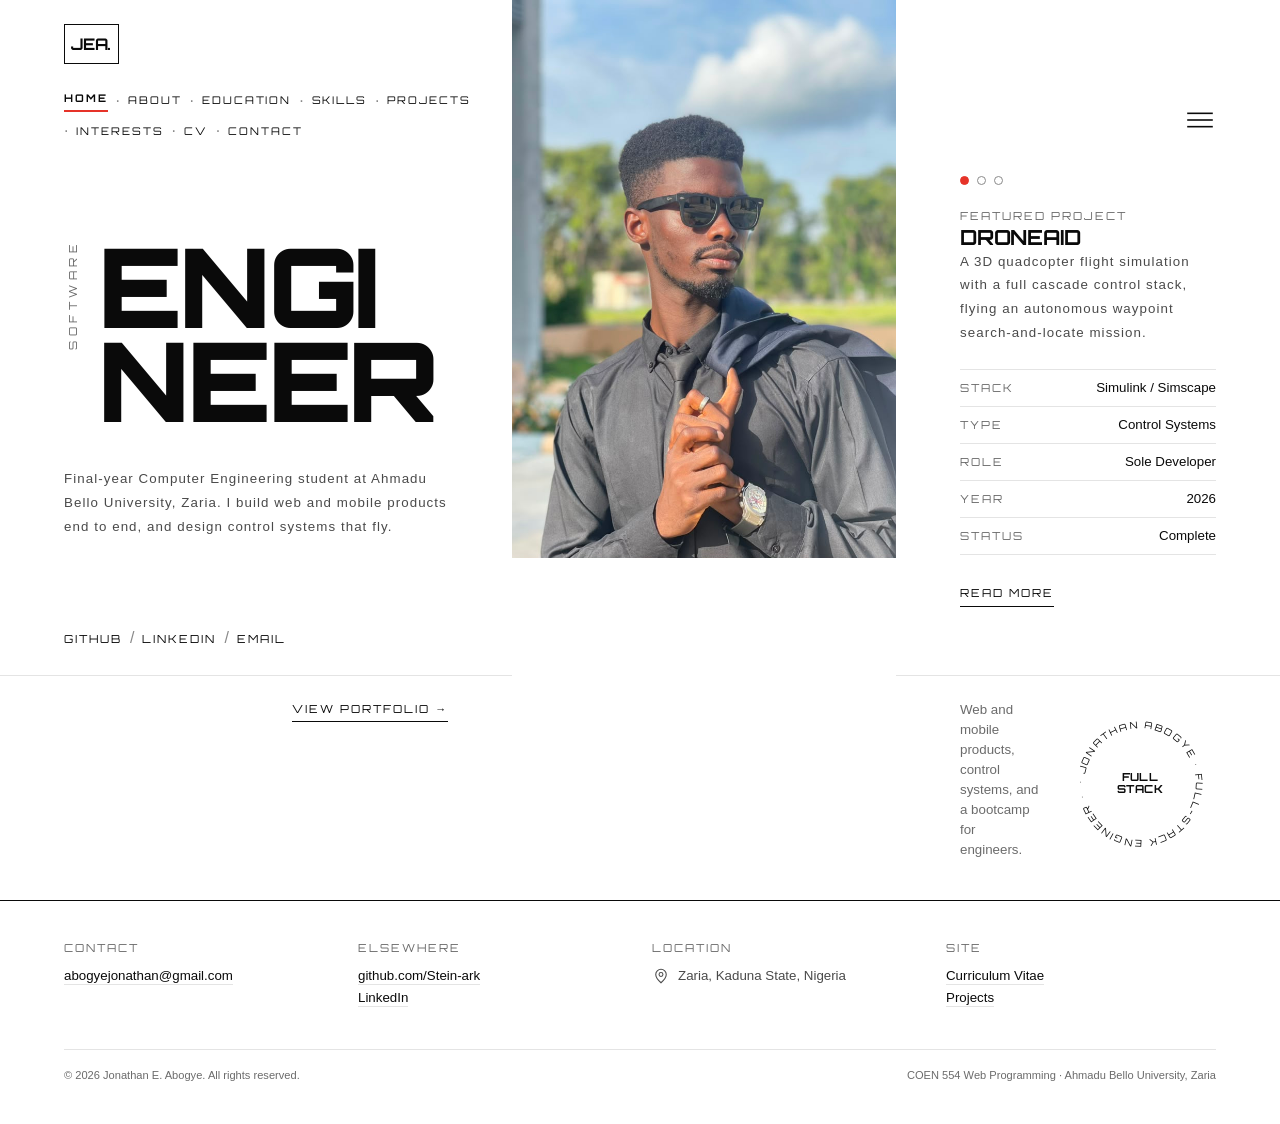
<file: index.html>
<!DOCTYPE html>

<html lang="en">
<head>
  <meta charset="utf-8">
  <meta name="viewport" content="width=device-width, initial-scale=1">
  <title>Jonathan E. Abogye — Full-Stack Developer &amp; Computer Engineer</title>
  <meta name="description" content="Portfolio of Jonathan E. Abogye, final-year Computer Engineering student at Ahmadu Bello University, Zaria. Full-stack web and mobile development, control systems and simulation.">
  <meta name="author" content="Jonathan E. Abogye">
  <meta name="theme-color" content="#0A0A0A">

  <link rel="stylesheet" href="assets/css/reset.css">
  <link rel="stylesheet" href="assets/css/typography.css">
  <link rel="stylesheet" href="assets/css/main.css">
  <link rel="stylesheet" href="assets/css/responsive.css">

  <!-- Structured data: Person. Declarative JSON-LD, permitted by the brief. -->
  <script type="application/ld+json">
  {
    "@context": "https://schema.org",
    "@type": "Person",
    "name": "Jonathan E. Abogye",
    "givenName": "Jonathan",
    "familyName": "Abogye",
    "jobTitle": "Full-Stack Developer & Computer Engineer",
    "description": "Final-year Computer Engineering student at Ahmadu Bello University, Zaria. Builds web and mobile products end to end, and works on control systems and simulation.",
    "email": "mailto:hello@jonathanabogye.dev",
    "alumniOf": {
      "@type": "CollegeOrUniversity",
      "name": "Ahmadu Bello University",
      "address": {
        "@type": "PostalAddress",
        "addressLocality": "Zaria",
        "addressRegion": "Kaduna State",
        "addressCountry": "NG"
      }
    },
    "address": {
      "@type": "PostalAddress",
      "addressLocality": "Zaria",
      "addressRegion": "Kaduna State",
      "addressCountry": "NG"
    },
    "knowsAbout": [
      "Full-stack web development",
      "React",
      "Next.js",
      "React Native",
      "Node.js",
      "Control systems design",
      "Simulink",
      "Simscape Multibody",
      "Computer vision"
    ],
    "sameAs": [
      "https://github.com/Stein-ark",
      "https://www.linkedin.com/in/jonathan-abogye"
    ]
  }
  </script>
</head>

<body class="home">
  <a class="skip-link" href="#main">Skip to content</a>

  <!-- ==========================================================================
       Shared header. Identical markup on all eight pages.
       Source order is input -> label -> nav, which is what lets the checked
       state of the checkbox drive the nav panel through a sibling selector.
       ========================================================================== -->
  <header class="site-header">
    <a class="logo" href="index.html" aria-label="Jonathan E. Abogye — home">
      <span class="logo-mark">JEA.</span>
    </a>

    <input type="checkbox" id="nav-toggle" class="nav-toggle">
    <label class="nav-burger" for="nav-toggle">
      <span class="visually-hidden">Open and close the main menu</span>
      <svg class="icon" viewBox="0 0 24 24" aria-hidden="true" focusable="false">
        <line x1="3" y1="7" x2="21" y2="7"/>
        <line x1="3" y1="12" x2="21" y2="12"/>
        <line x1="3" y1="17" x2="21" y2="17"/>
      </svg>
    </label>

    <nav class="site-nav" id="site-nav" aria-label="Main">
      <ul class="nav-list">
        <li><a class="nav-link" href="index.html" aria-current="page">Home</a></li>
        <li><a class="nav-link" href="about.html">About</a></li>
        <li><a class="nav-link" href="education.html">Education</a></li>
        <li><a class="nav-link" href="skills.html">Skills</a></li>
        <li><a class="nav-link" href="projects.html">Projects</a></li>
        <li><a class="nav-link" href="interests.html">Interests</a></li>
        <li><a class="nav-link" href="cv.html">CV</a></li>
        <li><a class="nav-link" href="contact.html">Contact</a></li>
      </ul>
    </nav>
  </header>

  <!-- ==========================================================================
       Hero. Three-column grid at >=1024px; single column below 768px in the
       source order photo -> headline -> content.
       ========================================================================== -->
  <main class="home-hero" id="main">

    <!-- Centre column: the only photograph on the site, full bleed. -->
    <figure class="hero-media">
      <!-- The only photograph on the site. 810x1080 (3:4), sized to the
           centre column and cropped with object-fit: cover. -->
      <img src="assets/images/jonathan.jpg"
           alt="Jonathan E. Abogye, photographed outdoors in a dark shirt and sunglasses with a jacket over one shoulder."
           width="810" height="1080">
    </figure>

    <!-- Left column -->
    <div class="hero-left">
      <div class="hero-headline">
        <span class="vertical-word" aria-hidden="true">Software</span>
        <h1 class="hero-stack">
          <span class="visually-hidden">Jonathan E. Abogye, software engineer</span>
          <span class="hero-word" aria-hidden="true">Engi</span>
          <span class="hero-word" aria-hidden="true">neer</span>
        </h1>
      </div>

      <p class="tracked-body hero-intro">
        Final-year Computer Engineering student at Ahmadu Bello University,
        Zaria. I build web and mobile products end to end, and design control
        systems that fly.
      </p>

      <div class="hero-foot">
        <ul class="link-row">
          <li><a href="https://github.com/Stein-ark" rel="me noopener" target="_blank">GitHub</a></li>
          <!-- PLACEHOLDER handle — confirm the real LinkedIn URL before submission. -->
          <li><a href="https://www.linkedin.com/in/jonathan-abogye" rel="me noopener" target="_blank">LinkedIn</a></li>
          <!-- PLACEHOLDER address — replace with the real mailbox before submission. -->
          <li><a href="mailto:hello@jonathanabogye.dev">Email</a></li>
        </ul>
      </div>
    </div>

    <!-- Right column -->
    <div class="hero-right">
      <!-- Decorative rule mark, mirroring the menu control that appears on
           small screens. Hidden from assistive technology; the real menu
           control lives in the header. -->
      <svg class="icon icon-lg hero-rule-mark" viewBox="0 0 24 24" aria-hidden="true" focusable="false">
        <line x1="3" y1="7" x2="21" y2="7"/>
        <line x1="3" y1="12" x2="21" y2="12"/>
        <line x1="3" y1="17" x2="21" y2="17"/>
      </svg>

      <!-- ==================================================================
           CSS-only component: featured-project carousel. Three radio inputs,
           three dot labels, three panels. No script.
           ================================================================== -->
      <section class="carousel" aria-label="Featured projects">
        <input type="radio" name="featured" id="feat-1" class="carousel-input" checked>
        <input type="radio" name="featured" id="feat-2" class="carousel-input">
        <input type="radio" name="featured" id="feat-3" class="carousel-input">

        <div class="carousel-dots">
          <label class="carousel-dot" for="feat-1"><span class="visually-hidden">Show featured project one, DroneAid</span></label>
          <label class="carousel-dot" for="feat-2"><span class="visually-hidden">Show featured project two, Cove</span></label>
          <label class="carousel-dot" for="feat-3"><span class="visually-hidden">Show featured project three, SmartScale</span></label>
        </div>

        <div class="carousel-panels">
          <article class="carousel-panel">
            <p class="eyebrow">Featured Project</p>
            <h2 class="card-title">DroneAid</h2>
            <p class="tracked-body">
              A 3D quadcopter flight simulation with a full cascade control
              stack, flying an autonomous waypoint search-and-locate mission.
            </p>

            <dl class="spec">
              <div><dt>Stack</dt><dd>Simulink / Simscape</dd></div>
              <div><dt>Type</dt><dd>Control Systems</dd></div>
              <div><dt>Role</dt><dd>Sole Developer</dd></div>
              <div><dt>Year</dt><dd>2026</dd></div>
              <div><dt>Status</dt><dd>Complete</dd></div>
            </dl>

            <a class="link-caps" href="projects.html#droneaid">Read More</a>
          </article>

          <article class="carousel-panel">
            <p class="eyebrow">Featured Project</p>
            <h2 class="card-title">Cove</h2>
            <p class="tracked-body">
              A short-term rental platform covering listings, search, the
              booking flow and role-based authentication.
            </p>

            <dl class="spec">
              <div><dt>Stack</dt><dd>React / Node / MongoDB</dd></div>
              <div><dt>Type</dt><dd>Web Platform</dd></div>
              <div><dt>Role</dt><dd>Full-Stack Developer</dd></div>
              <div><dt>Year</dt><dd>2025</dd></div>
              <div><dt>Status</dt><dd>Complete</dd></div>
            </dl>

            <a class="link-caps" href="projects.html#cove">Read More</a>
          </article>

          <article class="carousel-panel">
            <p class="eyebrow">Featured Project</p>
            <h2 class="card-title">SmartScale</h2>
            <p class="tracked-body">
              A React Native app paired with a Bluetooth Low Energy weighing
              scale, with local storage, charting and PDF export.
            </p>

            <dl class="spec">
              <div><dt>Stack</dt><dd>React Native / Expo</dd></div>
              <div><dt>Type</dt><dd>Mobile Application</dd></div>
              <div><dt>Role</dt><dd>Sole Developer</dd></div>
              <div><dt>Year</dt><dd>2025</dd></div>
              <div><dt>Status</dt><dd>Complete</dd></div>
            </dl>

            <a class="link-caps" href="projects.html#smartscale">Read More</a>
          </article>
        </div>
      </section>
    </div>

    <!-- Bottom band, left cell: sits against the left edge of the photograph -->
    <div class="hero-band-left">
      <a class="link-caps" href="projects.html">View Portfolio &#8594;</a>
    </div>

    <!-- Bottom band, right cell: caption and the rotating badge -->
    <div class="hero-band-right">
      <p class="caption">
        Web and mobile products, control systems, and a bootcamp for engineers.
      </p>

      <!-- Rotating badge: inline SVG textPath on a circle, spun by a CSS
           @keyframes animation. CSS animation is not JavaScript. The
           animation stops under prefers-reduced-motion. -->
      <div class="badge">
        <svg class="badge-ring" viewBox="0 0 120 120" aria-hidden="true" focusable="false">
          <defs>
            <path id="badge-path"
                  d="M60,60 m-44,0 a44,44 0 1,1 88,0 a44,44 0 1,1 -88,0"
                  fill="none"/>
          </defs>
          <text>
            <textPath href="#badge-path" startOffset="0">&#8226; Jonathan Abogye &#8226; Full-Stack Engineer &#8226;</textPath>
          </text>
        </svg>
        <span class="badge-centre" aria-hidden="true">
          <span>Full</span>
          <span>Stack</span>
        </span>
      </div>
    </div>
  </main>

  <!-- ==========================================================================
       Shared footer. Identical markup on all eight pages.
       ========================================================================== -->
  <footer class="site-footer">
    <div class="footer-grid">
      <div class="footer-col">
        <span class="eyebrow">Contact</span>
        <!-- PLACEHOLDER address — replace before submission. -->
        <p><a class="link" href="mailto:abogyejonathan@gmail.com">abogyejonathan@gmail.com</a></p>
      </div>

      <div class="footer-col">
        <span class="eyebrow">Elsewhere</span>
        <p><a class="link" href="https://github.com/Stein-ark" rel="me noopener" target="_blank">github.com/Stein-ark</a></p>
        <!-- PLACEHOLDER handle — confirm before submission. -->
        <p><a class="link" href="https://www.linkedin.com/in/jonathan-abogye" rel="me noopener" target="_blank">LinkedIn</a></p>
      </div>

      <div class="footer-col">
        <span class="eyebrow">Location</span>
        <p class="icon-inline">
          <svg class="icon" viewBox="0 0 24 24" aria-hidden="true" focusable="false">
            <path d="M12 21s7-6.2 7-11a7 7 0 1 0-14 0c0 4.8 7 11 7 11z"/>
            <circle cx="12" cy="10" r="2.6"/>
          </svg>
          Zaria, Kaduna State, Nigeria
        </p>
      </div>

      <div class="footer-col">
        <span class="eyebrow">Site</span>
        <p><a class="link" href="cv.html">Curriculum Vitae</a></p>
        <p><a class="link" href="projects.html">Projects</a></p>
      </div>
    </div>

    <div class="footer-bottom">
      <span>&copy; 2026 Jonathan E. Abogye. All rights reserved.</span>
      <span>COEN 554 Web Programming &#183; Ahmadu Bello University, Zaria</span>
    </div>
  </footer>
</body>
</html>
</file>
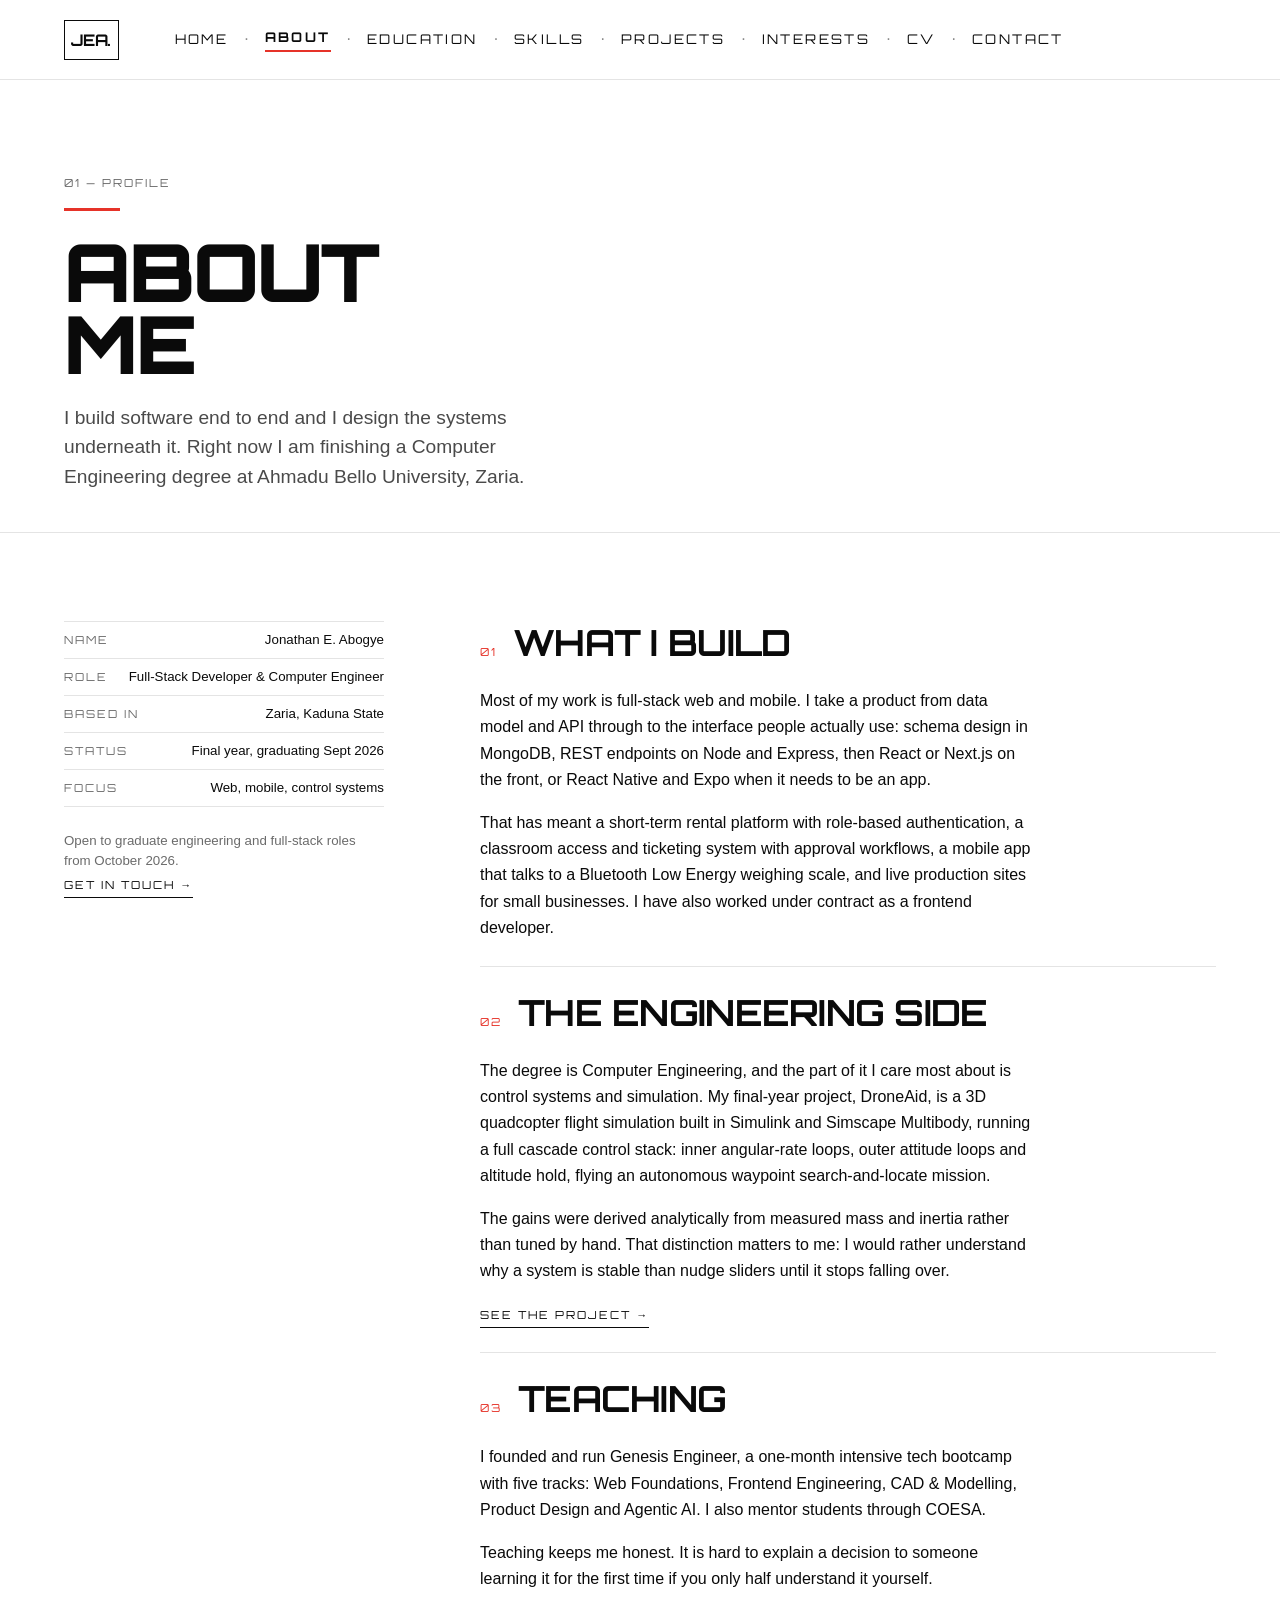
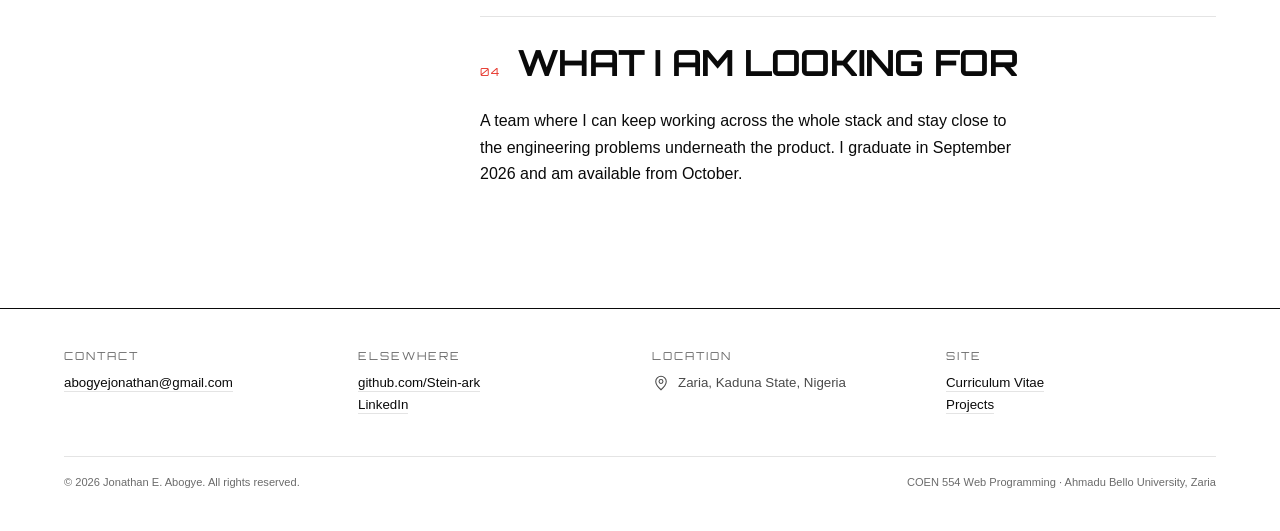
<file: about.html>
<!DOCTYPE html>

<html lang="en">
<head>
  <meta charset="utf-8">
  <meta name="viewport" content="width=device-width, initial-scale=1">
  <title>About — Jonathan E. Abogye</title>
  <meta name="description" content="Jonathan E. Abogye builds web and mobile products end to end, works on control systems and simulation, and teaches through the Genesis Engineer bootcamp.">
  <meta name="author" content="Jonathan E. Abogye">
  <meta name="theme-color" content="#0A0A0A">

  <link rel="stylesheet" href="assets/css/reset.css">
  <link rel="stylesheet" href="assets/css/typography.css">
  <link rel="stylesheet" href="assets/css/main.css">
  <link rel="stylesheet" href="assets/css/responsive.css">
</head>

<body class="page">
  <a class="skip-link" href="#main">Skip to content</a>

  <header class="site-header">
    <a class="logo" href="index.html" aria-label="Jonathan E. Abogye — home">
      <span class="logo-mark">JEA.</span>
    </a>

    <input type="checkbox" id="nav-toggle" class="nav-toggle">
    <label class="nav-burger" for="nav-toggle">
      <span class="visually-hidden">Open and close the main menu</span>
      <svg class="icon" viewBox="0 0 24 24" aria-hidden="true" focusable="false">
        <line x1="3" y1="7" x2="21" y2="7"/>
        <line x1="3" y1="12" x2="21" y2="12"/>
        <line x1="3" y1="17" x2="21" y2="17"/>
      </svg>
    </label>

    <nav class="site-nav" id="site-nav" aria-label="Main">
      <ul class="nav-list">
        <li><a class="nav-link" href="index.html">Home</a></li>
        <li><a class="nav-link" href="about.html" aria-current="page">About</a></li>
        <li><a class="nav-link" href="education.html">Education</a></li>
        <li><a class="nav-link" href="skills.html">Skills</a></li>
        <li><a class="nav-link" href="projects.html">Projects</a></li>
        <li><a class="nav-link" href="interests.html">Interests</a></li>
        <li><a class="nav-link" href="cv.html">CV</a></li>
        <li><a class="nav-link" href="contact.html">Contact</a></li>
      </ul>
    </nav>
  </header>

  <main id="main">
    <div class="page-head">
      <span class="eyebrow">01 — Profile</span>
      <div class="accent-keyline"></div>
      <h1 class="page-title">About<br>Me</h1>
      <p class="page-lede lead">
        I build software end to end and I design the systems underneath it.
        Right now I am finishing a Computer Engineering degree at Ahmadu Bello
        University, Zaria.
      </p>
    </div>

    <div class="page-body">
      <!-- Left rail: the same specification-table pattern used on the homepage -->
      <aside class="page-rail" aria-label="Profile summary">
        <dl class="spec">
          <div><dt>Name</dt><dd>Jonathan E. Abogye</dd></div>
          <div><dt>Role</dt><dd>Full-Stack Developer &amp; Computer Engineer</dd></div>
          <div><dt>Based in</dt><dd>Zaria, Kaduna State</dd></div>
          <div><dt>Status</dt><dd>Final year, graduating Sept 2026</dd></div>
          <div><dt>Focus</dt><dd>Web, mobile, control systems</dd></div>
        </dl>

        <p class="caption">
          Open to graduate engineering and full-stack roles from October 2026.
        </p>
        <p><a class="link-caps" href="contact.html">Get in touch &#8594;</a></p>
      </aside>

      <div class="page-main-col">
        <section class="section" aria-labelledby="s-build">
          <div class="section-head">
            <span class="section-index">01</span>
            <h2 class="section-title" id="s-build">What I build</h2>
          </div>
          <div class="stack-m">
            <p>
              Most of my work is full-stack web and mobile. I take a product
              from data model and API through to the interface people actually
              use: schema design in MongoDB, REST endpoints on Node and
              Express, then React or Next.js on the front, or React Native and
              Expo when it needs to be an app.
            </p>
            <p>
              That has meant a short-term rental platform with role-based
              authentication, a classroom access and ticketing system with
              approval workflows, a mobile app that talks to a Bluetooth Low
              Energy weighing scale, and live production sites for small
              businesses. I have also worked under contract as a frontend
              developer.
            </p>
          </div>
        </section>

        <section class="section" aria-labelledby="s-engineering">
          <div class="section-head">
            <span class="section-index">02</span>
            <h2 class="section-title" id="s-engineering">The engineering side</h2>
          </div>
          <div class="stack-m">
            <p>
              The degree is Computer Engineering, and the part of it I care
              most about is control systems and simulation. My final-year
              project, DroneAid, is a 3D quadcopter flight simulation built in
              Simulink and Simscape Multibody, running a full cascade control
              stack: inner angular-rate loops, outer attitude loops and
              altitude hold, flying an autonomous waypoint search-and-locate
              mission.
            </p>
            <p>
              The gains were derived analytically from measured mass and
              inertia rather than tuned by hand. That distinction matters to
              me: I would rather understand why a system is stable than nudge
              sliders until it stops falling over.
            </p>
            <p><a class="link-caps" href="projects.html#droneaid">See the project &#8594;</a></p>
          </div>
        </section>

        <section class="section" aria-labelledby="s-teaching">
          <div class="section-head">
            <span class="section-index">03</span>
            <h2 class="section-title" id="s-teaching">Teaching</h2>
          </div>
          <div class="stack-m">
            <p>
              I founded and run Genesis Engineer, a one-month intensive tech
              bootcamp with five tracks: Web Foundations, Frontend Engineering,
              CAD &amp; Modelling, Product Design and Agentic AI. I also mentor
              students through COESA.
            </p>
            <p>
              Teaching keeps me honest. It is hard to explain a decision to
              someone learning it for the first time if you only half
              understand it yourself.
            </p>
          </div>
        </section>

        <section class="section" aria-labelledby="s-next">
          <div class="section-head">
            <span class="section-index">04</span>
            <h2 class="section-title" id="s-next">What I am looking for</h2>
          </div>
          <p>
            A team where I can keep working across the whole stack and stay
            close to the engineering problems underneath the product. I
            graduate in September 2026 and am available from October.
          </p>
        </section>
      </div>
    </div>
  </main>

  <footer class="site-footer">
    <div class="footer-grid">
      <div class="footer-col">
        <span class="eyebrow">Contact</span>
        <!-- PLACEHOLDER address — replace before submission. -->
        <p><a class="link" href="mailto:abogyejonathan@gmail.com">abogyejonathan@gmail.com</a></p>
      </div>
      <div class="footer-col">
        <span class="eyebrow">Elsewhere</span>
        <p><a class="link" href="https://github.com/Stein-ark" rel="me noopener" target="_blank">github.com/Stein-ark</a></p>
        <!-- PLACEHOLDER handle — confirm before submission. -->
        <p><a class="link" href="https://www.linkedin.com/in/jonathan-abogye" rel="me noopener" target="_blank">LinkedIn</a></p>
      </div>
      <div class="footer-col">
        <span class="eyebrow">Location</span>
        <p class="icon-inline">
          <svg class="icon" viewBox="0 0 24 24" aria-hidden="true" focusable="false">
            <path d="M12 21s7-6.2 7-11a7 7 0 1 0-14 0c0 4.8 7 11 7 11z"/>
            <circle cx="12" cy="10" r="2.6"/>
          </svg>
          Zaria, Kaduna State, Nigeria
        </p>
      </div>
      <div class="footer-col">
        <span class="eyebrow">Site</span>
        <p><a class="link" href="cv.html">Curriculum Vitae</a></p>
        <p><a class="link" href="projects.html">Projects</a></p>
      </div>
    </div>

    <div class="footer-bottom">
      <span>&copy; 2026 Jonathan E. Abogye. All rights reserved.</span>
      <span>COEN 554 Web Programming &#183; Ahmadu Bello University, Zaria</span>
    </div>
  </footer>
</body>
</html>
</file>
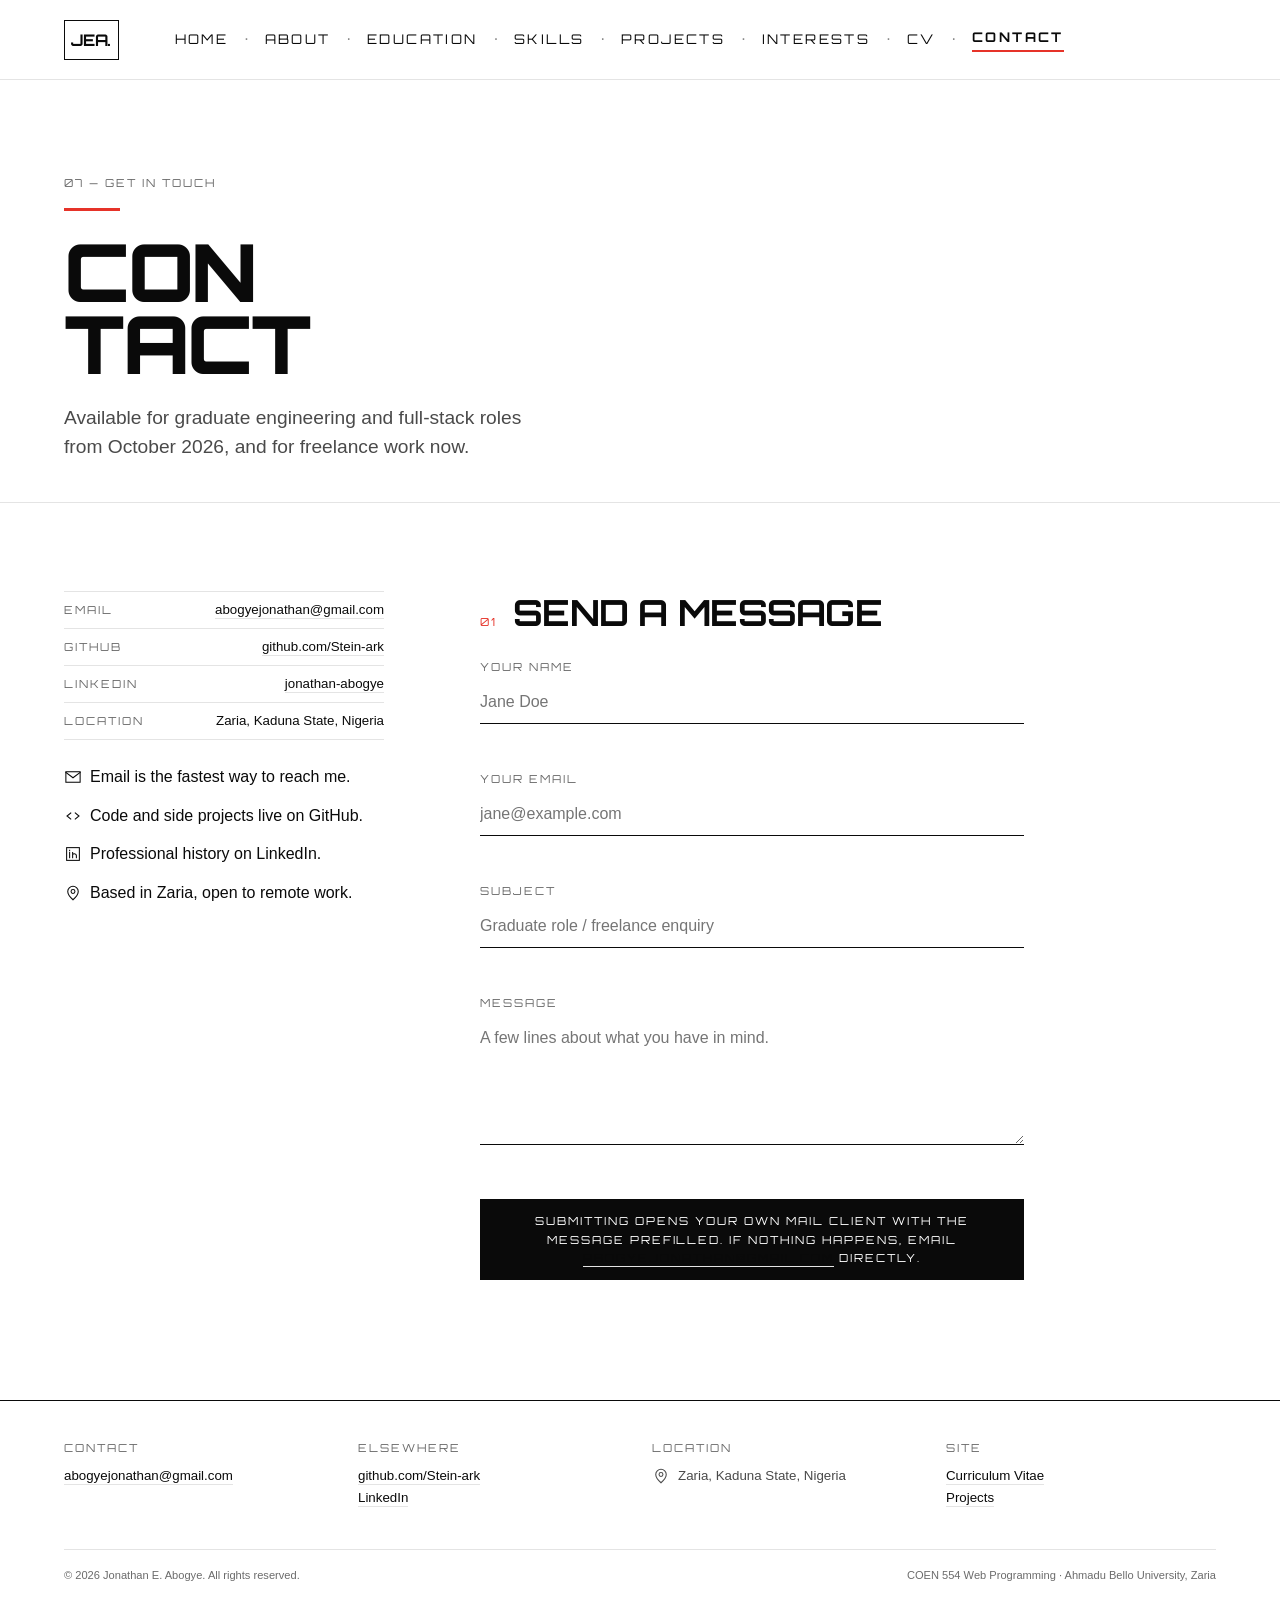
<file: contact.html>
<!DOCTYPE html>

<html lang="en">
<head>
  <meta charset="utf-8">
  <meta name="viewport" content="width=device-width, initial-scale=1">
  <title>Contact — Jonathan E. Abogye</title>
  <meta name="description" content="Get in touch with Jonathan E. Abogye — full-stack developer and Computer Engineering student based in Zaria, Kaduna State, Nigeria.">
  <meta name="author" content="Jonathan E. Abogye">
  <meta name="theme-color" content="#0A0A0A">

  <link rel="stylesheet" href="assets/css/reset.css">
  <link rel="stylesheet" href="assets/css/typography.css">
  <link rel="stylesheet" href="assets/css/main.css">
  <link rel="stylesheet" href="assets/css/responsive.css">

  <!-- Structured data: ContactPoint. -->
  <script type="application/ld+json">
  {
    "@context": "https://schema.org",
    "@type": "Person",
    "name": "Jonathan E. Abogye",
    "url": "contact.html",
    "address": {
      "@type": "PostalAddress",
      "addressLocality": "Zaria",
      "addressRegion": "Kaduna State",
      "addressCountry": "NG"
    },
    "contactPoint": {
      "@type": "ContactPoint",
      "contactType": "Professional enquiries",
      "email": "abogyejonathan@gmail.com",
      "areaServed": "NG",
      "availableLanguage": ["English"]
    },
    "sameAs": [
      "https://github.com/Stein-ark",
      "https://www.linkedin.com/in/jonathan-abogye"
    ]
  }
  </script>
</head>

<body class="page">
  <a class="skip-link" href="#main">Skip to content</a>

  <header class="site-header">
    <a class="logo" href="index.html" aria-label="Jonathan E. Abogye — home">
      <span class="logo-mark">JEA.</span>
    </a>

    <input type="checkbox" id="nav-toggle" class="nav-toggle">
    <label class="nav-burger" for="nav-toggle">
      <span class="visually-hidden">Open and close the main menu</span>
      <svg class="icon" viewBox="0 0 24 24" aria-hidden="true" focusable="false">
        <line x1="3" y1="7" x2="21" y2="7"/>
        <line x1="3" y1="12" x2="21" y2="12"/>
        <line x1="3" y1="17" x2="21" y2="17"/>
      </svg>
    </label>

    <nav class="site-nav" id="site-nav" aria-label="Main">
      <ul class="nav-list">
        <li><a class="nav-link" href="index.html">Home</a></li>
        <li><a class="nav-link" href="about.html">About</a></li>
        <li><a class="nav-link" href="education.html">Education</a></li>
        <li><a class="nav-link" href="skills.html">Skills</a></li>
        <li><a class="nav-link" href="projects.html">Projects</a></li>
        <li><a class="nav-link" href="interests.html">Interests</a></li>
        <li><a class="nav-link" href="cv.html">CV</a></li>
        <li><a class="nav-link" href="contact.html" aria-current="page">Contact</a></li>
      </ul>
    </nav>
  </header>

  <main id="main">
    <div class="page-head">
      <span class="eyebrow">07 — Get in touch</span>
      <div class="accent-keyline"></div>
      <h1 class="page-title">Con<br>tact</h1>
      <p class="page-lede lead">
        Available for graduate engineering and full-stack roles from October
        2026, and for freelance work now.
      </p>
    </div>

    <div class="page-body">
      <aside class="page-rail" aria-label="Contact details">
        <dl class="spec">
          <div>
            <dt>Email</dt>
            <!-- PLACEHOLDER address — replace with the real mailbox. -->
            <dd><a class="link" href="mailto:abogyejonathan@gmail.com">abogyejonathan@gmail.com</a></dd>
          </div>
          <div>
            <dt>GitHub</dt>
            <dd><a class="link" href="https://github.com/Stein-ark" rel="me noopener" target="_blank">github.com/Stein-ark</a></dd>
          </div>
          <div>
            <dt>LinkedIn</dt>
            <!-- PLACEHOLDER handle — confirm the real profile URL. -->
            <dd><a class="link" href="https://www.linkedin.com/in/jonathan-abogye" rel="me noopener" target="_blank">jonathan-abogye</a></dd>
          </div>
          <div>
            <dt>Location</dt>
            <dd>Zaria, Kaduna State, Nigeria</dd>
          </div>
        </dl>

        <ul class="list-reset stack-s">
          <li class="icon-inline">
            <svg class="icon" viewBox="0 0 24 24" aria-hidden="true" focusable="false">
              <rect x="2.5" y="5" width="19" height="14"/>
              <path d="M2.5 6l9.5 7 9.5-7"/>
            </svg>
            <span>Email is the fastest way to reach me.</span>
          </li>
          <li class="icon-inline">
            <svg class="icon" viewBox="0 0 24 24" aria-hidden="true" focusable="false">
              <path d="M9 8l-5 4 5 4"/>
              <path d="M15 8l5 4-5 4"/>
            </svg>
            <span>Code and side projects live on GitHub.</span>
          </li>
          <li class="icon-inline">
            <svg class="icon" viewBox="0 0 24 24" aria-hidden="true" focusable="false">
              <rect x="3.5" y="3.5" width="17" height="17"/>
              <path d="M7.5 10v7M7.5 7v0.5M11.5 17v-7M11.5 13c0-2 5-2 5 1v3"/>
            </svg>
            <span>Professional history on LinkedIn.</span>
          </li>
          <li class="icon-inline">
            <svg class="icon" viewBox="0 0 24 24" aria-hidden="true" focusable="false">
              <path d="M12 21s7-6.2 7-11a7 7 0 1 0-14 0c0 4.8 7 11 7 11z"/>
              <circle cx="12" cy="10" r="2.6"/>
            </svg>
            <span>Based in Zaria, open to remote work.</span>
          </li>
        </ul>
      </aside>

      <div class="page-main-col">
        <section class="section" aria-labelledby="contact-form-heading">
          <div class="section-head">
            <span class="section-index">01</span>
            <h2 class="section-title" id="contact-form-heading">Send a message</h2>
          </div>

          <!--
            action="mailto:" hands the message to the visitor's configured mail
            client. It requires one to be set up, so it is not a production
            solution; see docs/technical-report.md for the server-side endpoint
            this would be replaced with. The address is a PLACEHOLDER.
          -->
          <form class="form"
                action="mailto:abogyejonathan@gmail.com"
                method="post"
                enctype="text/plain">

            <div class="field">
              <label for="name">Your name</label>
              <input type="text"
                     id="name"
                     name="name"
                     placeholder="Jane Doe"
                     autocomplete="name"
                     minlength="2"
                     maxlength="80"
                     required>
              <span class="field-hint">Please enter at least two characters.</span>
            </div>

            <div class="field">
              <label for="email">Your email</label>
              <input type="email"
                     id="email"
                     name="email"
                     placeholder="jane@example.com"
                     autocomplete="email"
                     required>
              <span class="field-hint">Please enter a valid email address.</span>
            </div>

            <div class="field">
              <label for="subject">Subject</label>
              <input type="text"
                     id="subject"
                     name="subject"
                     placeholder="Graduate role / freelance enquiry"
                     minlength="3"
                     maxlength="120"
                     required>
              <span class="field-hint">Please enter at least three characters.</span>
            </div>

            <div class="field">
              <label for="message">Message</label>
              <textarea id="message"
                        name="message"
                        placeholder="A few lines about what you have in mind."
                        minlength="20"
                        required></textarea>
              <span class="field-hint">Please write at least twenty characters.</span>
            </div>

            <button class="btn" type="submit" href="mailto:abogyejonathan@gmail.com>Send message</button>
          </form>

          <p class="caption mt-m">
            Submitting opens your own mail client with the message prefilled.
            If nothing happens, email
            <a class="link" href="mailto:abogyejonathan@gmail.com">abogyejonathan@gmail.com</a>
            directly.
          </p>
        </section>
      </div>
    </div>
  </main>

  <footer class="site-footer">
    <div class="footer-grid">
      <div class="footer-col">
        <span class="eyebrow">Contact</span>
        <!-- PLACEHOLDER address — replace before submission. -->
        <p><a class="link" href="mailto:hello@jonathanabogye.dev">abogyejonathan@gmail.com</a></p>
      </div>
      <div class="footer-col">
        <span class="eyebrow">Elsewhere</span>
        <p><a class="link" href="https://github.com/Stein-ark" rel="me noopener" target="_blank">github.com/Stein-ark</a></p>
        <!-- PLACEHOLDER handle — confirm before submission. -->
        <p><a class="link" href="https://www.linkedin.com/in/jonathan-abogye" rel="me noopener" target="_blank">LinkedIn</a></p>
      </div>
      <div class="footer-col">
        <span class="eyebrow">Location</span>
        <p class="icon-inline">
          <svg class="icon" viewBox="0 0 24 24" aria-hidden="true" focusable="false">
            <path d="M12 21s7-6.2 7-11a7 7 0 1 0-14 0c0 4.8 7 11 7 11z"/>
            <circle cx="12" cy="10" r="2.6"/>
          </svg>
          Zaria, Kaduna State, Nigeria
        </p>
      </div>
      <div class="footer-col">
        <span class="eyebrow">Site</span>
        <p><a class="link" href="cv.html">Curriculum Vitae</a></p>
        <p><a class="link" href="projects.html">Projects</a></p>
      </div>
    </div>

    <div class="footer-bottom">
      <span>&copy; 2026 Jonathan E. Abogye. All rights reserved.</span>
      <span>COEN 554 Web Programming &#183; Ahmadu Bello University, Zaria</span>
    </div>
  </footer>
</body>
</html>
</file>
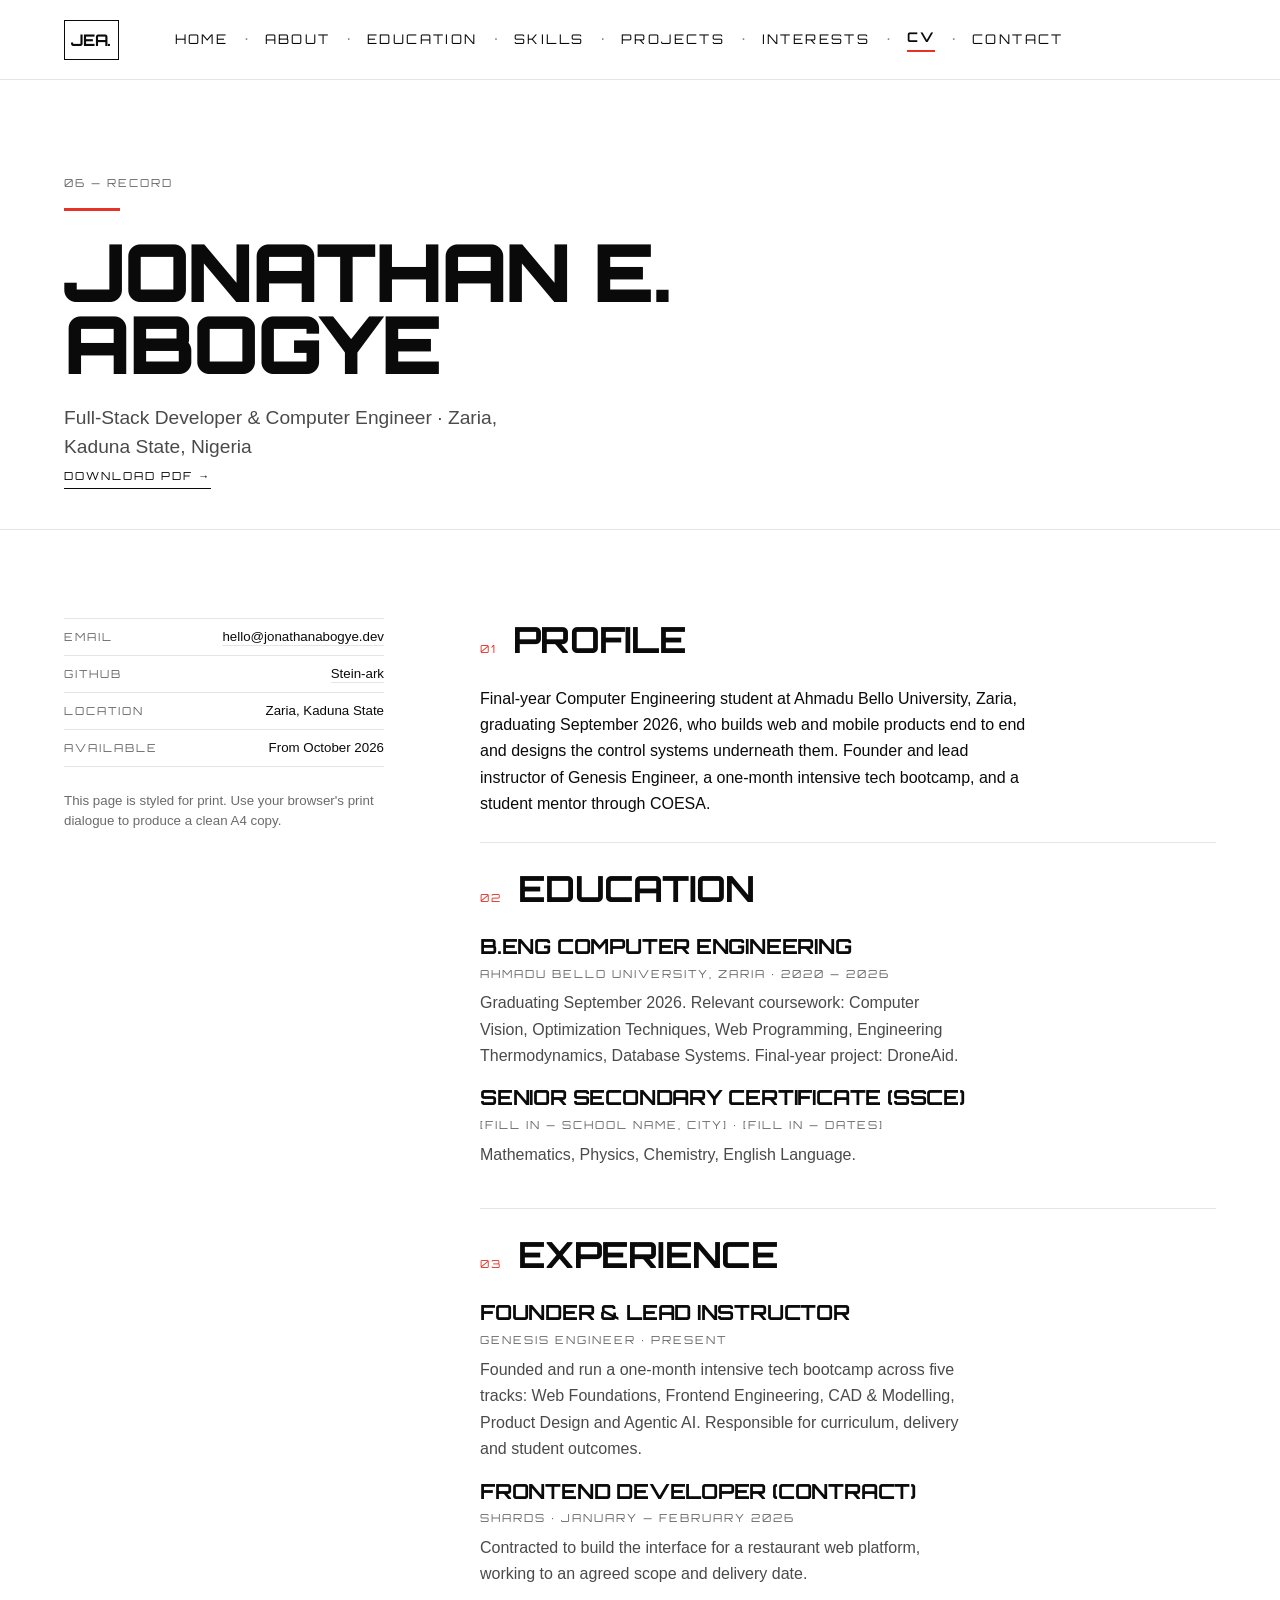
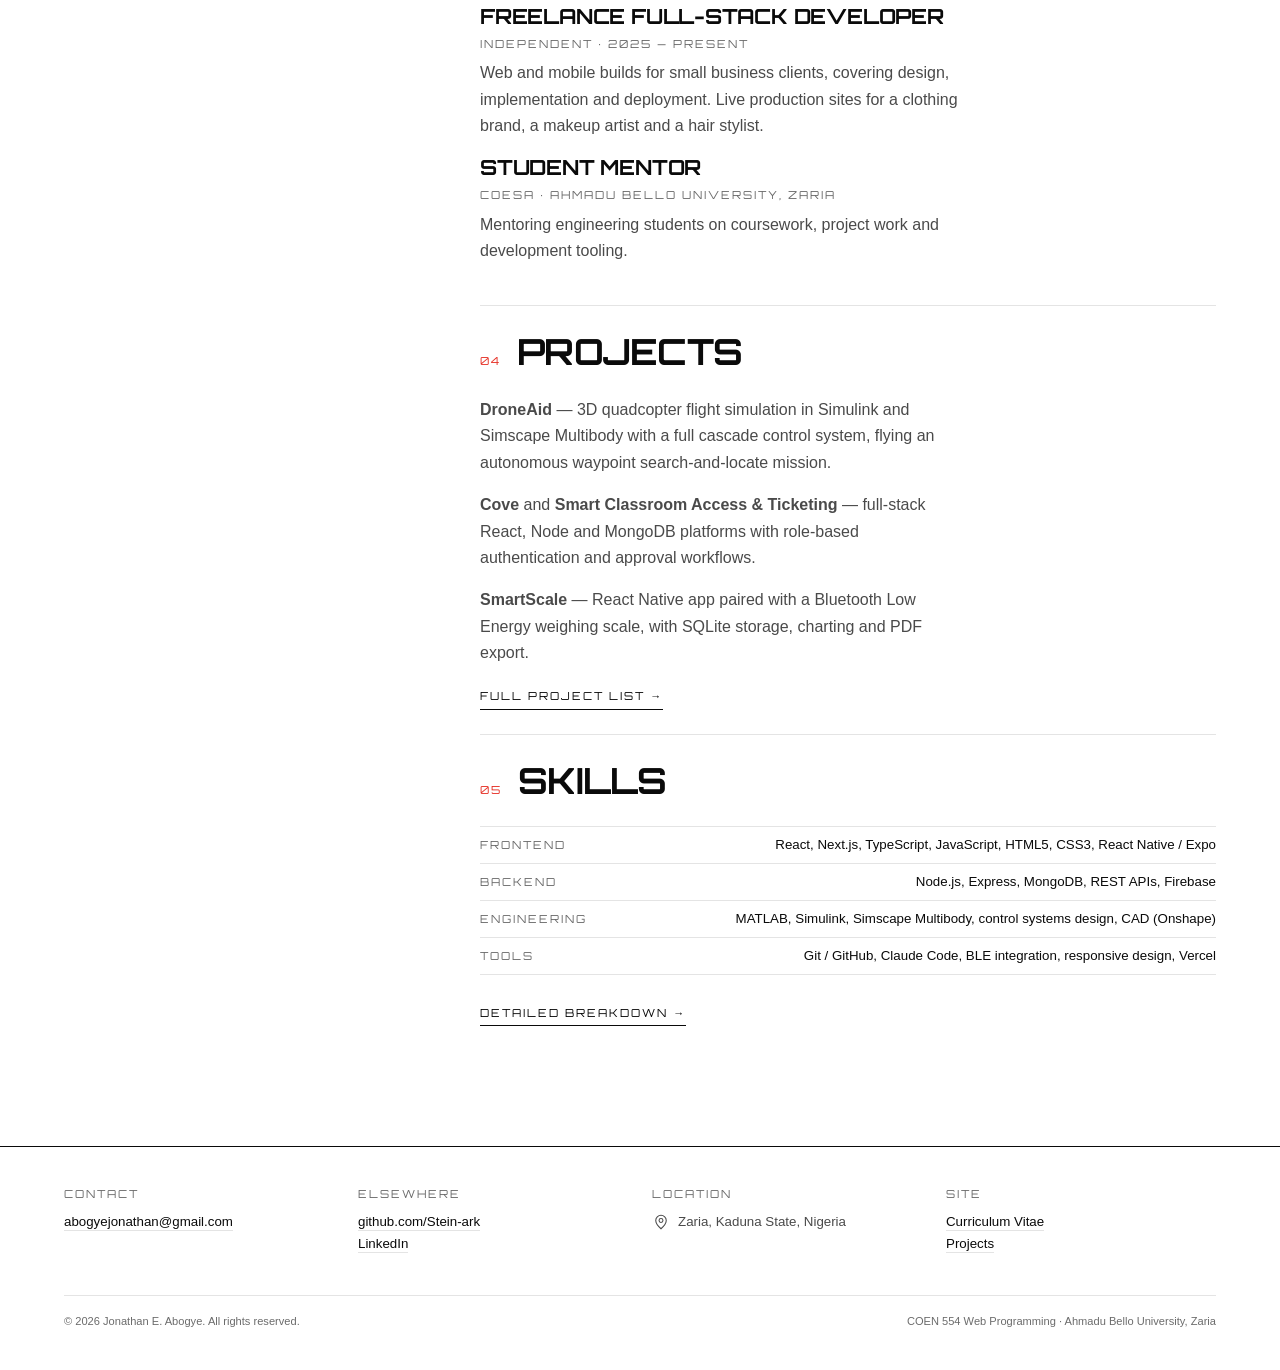
<file: cv.html>
<!DOCTYPE html>
<!--
  Jonathan E. Abogye — Curriculum Vitae. COEN 554 Web Programming.
  No JavaScript. No framework. No external requests.

  This is a typeset HTML CV, not an embedded PDF viewer and not an image.
  The @media print block in assets/css/responsive.css strips the header,
  navigation, footer and every decorative element so the page prints as one
  or two clean A4 pages.

  Canonical content schema: data/profile.json, data/education.json and
  data/skills.json. They are not fetched at run time because scripting is
  prohibited; the same content is carried statically below.
-->
<html lang="en">
<head>
  <meta charset="utf-8">
  <meta name="viewport" content="width=device-width, initial-scale=1">
  <title>Curriculum Vitae — Jonathan E. Abogye</title>
  <meta name="description" content="Curriculum vitae of Jonathan E. Abogye: B.Eng Computer Engineering, Ahmadu Bello University Zaria; founder of Genesis Engineer; full-stack and mobile developer.">
  <meta name="author" content="Jonathan E. Abogye">
  <meta name="theme-color" content="#0A0A0A">

  <link rel="stylesheet" href="assets/css/reset.css">
  <link rel="stylesheet" href="assets/css/typography.css">
  <link rel="stylesheet" href="assets/css/main.css">
  <link rel="stylesheet" href="assets/css/responsive.css">

  <!-- Structured data: Person with credentials and current organisation. -->
  <script type="application/ld+json">
  {
    "@context": "https://schema.org",
    "@type": "Person",
    "name": "Jonathan E. Abogye",
    "jobTitle": "Full-Stack Developer & Computer Engineer",
    "email": "mailto:hello@jonathanabogye.dev",
    "address": {
      "@type": "PostalAddress",
      "addressLocality": "Zaria",
      "addressRegion": "Kaduna State",
      "addressCountry": "NG"
    },
    "alumniOf": {
      "@type": "CollegeOrUniversity",
      "name": "Ahmadu Bello University",
      "address": {
        "@type": "PostalAddress",
        "addressLocality": "Zaria",
        "addressRegion": "Kaduna State",
        "addressCountry": "NG"
      }
    },
    "hasCredential": {
      "@type": "EducationalOccupationalCredential",
      "credentialCategory": "degree",
      "educationalLevel": "Bachelor of Engineering",
      "name": "B.Eng Computer Engineering",
      "recognizedBy": {
        "@type": "CollegeOrUniversity",
        "name": "Ahmadu Bello University"
      },
      "validIn": {
        "@type": "AdministrativeArea",
        "name": "Nigeria"
      }
    },
    "worksFor": {
      "@type": "Organization",
      "name": "Genesis Engineer",
      "description": "A one-month intensive tech bootcamp running five tracks: Web Foundations, Frontend Engineering, CAD & Modelling, Product Design and Agentic AI."
    },
    "sameAs": [
      "https://github.com/Stein-ark",
      "https://www.linkedin.com/in/jonathan-abogye"
    ]
  }
  </script>
</head>

<body class="page">
  <a class="skip-link" href="#main">Skip to content</a>

  <header class="site-header">
    <a class="logo" href="index.html" aria-label="Jonathan E. Abogye — home">
      <span class="logo-mark">JEA.</span>
    </a>

    <input type="checkbox" id="nav-toggle" class="nav-toggle">
    <label class="nav-burger" for="nav-toggle">
      <span class="visually-hidden">Open and close the main menu</span>
      <svg class="icon" viewBox="0 0 24 24" aria-hidden="true" focusable="false">
        <line x1="3" y1="7" x2="21" y2="7"/>
        <line x1="3" y1="12" x2="21" y2="12"/>
        <line x1="3" y1="17" x2="21" y2="17"/>
      </svg>
    </label>

    <nav class="site-nav" id="site-nav" aria-label="Main">
      <ul class="nav-list">
        <li><a class="nav-link" href="index.html">Home</a></li>
        <li><a class="nav-link" href="about.html">About</a></li>
        <li><a class="nav-link" href="education.html">Education</a></li>
        <li><a class="nav-link" href="skills.html">Skills</a></li>
        <li><a class="nav-link" href="projects.html">Projects</a></li>
        <li><a class="nav-link" href="interests.html">Interests</a></li>
        <li><a class="nav-link" href="cv.html" aria-current="page">CV</a></li>
        <li><a class="nav-link" href="contact.html">Contact</a></li>
      </ul>
    </nav>
  </header>

  <main id="main" class="cv-body">
    <div class="page-head">
      <span class="eyebrow print-hide">06 — Record</span>
      <div class="accent-keyline"></div>
      <h1 class="page-title">Jonathan E.<br>Abogye</h1>

      <!-- Screen version of the contact strip -->
      <p class="page-lede lead print-hide">
        Full-Stack Developer &amp; Computer Engineer &#183; Zaria, Kaduna
        State, Nigeria
      </p>

      <!-- Print version: one dense contact line, hidden on screen -->
      <p class="print-only">
        Full-Stack Developer &amp; Computer Engineer &#183;
        Zaria, Kaduna State, Nigeria &#183;
        hello@jonathanabogye.dev &#183;
        github.com/Stein-ark
      </p>

      <p class="print-hide">
        <!-- assets/cv/jonathan-abogye-cv.pdf is present (2 pages). Printing
             this page from the browser produces an equivalent document via the
             @media print rules in assets/css/responsive.css. -->
        <a class="link-caps" href="assets/cv/jonathan-abogye-cv.pdf" download>Download PDF &#8594;</a>
      </p>
    </div>

    <div class="page-body">
      <aside class="page-rail print-hide" aria-label="Contact details">
        <dl class="spec">
          <div><dt>Email</dt><dd><a class="link" href="mailto:hello@jonathanabogye.dev">hello@jonathanabogye.dev</a></dd></div>
          <div><dt>GitHub</dt><dd><a class="link" href="https://github.com/Stein-ark" rel="me noopener" target="_blank">Stein-ark</a></dd></div>
          <div><dt>Location</dt><dd>Zaria, Kaduna State</dd></div>
          <div><dt>Available</dt><dd>From October 2026</dd></div>
        </dl>
        <p class="caption">
          This page is styled for print. Use your browser's print dialogue to
          produce a clean A4 copy.
        </p>
      </aside>

      <div class="page-main-col">

        <!-- ===================== Profile ===================== -->
        <section class="section" aria-labelledby="cv-profile">
          <div class="section-head">
            <span class="section-index print-hide">01</span>
            <h2 class="section-title" id="cv-profile">Profile</h2>
          </div>
          <p>
            Final-year Computer Engineering student at Ahmadu Bello
            University, Zaria, graduating September 2026, who builds web and
            mobile products end to end and designs the control systems
            underneath them. Founder and lead instructor of Genesis Engineer,
            a one-month intensive tech bootcamp, and a student mentor
            through COESA.
          </p>
        </section>

        <!-- ===================== Education ===================== -->
        <section class="section" aria-labelledby="cv-education">
          <div class="section-head">
            <span class="section-index print-hide">02</span>
            <h2 class="section-title" id="cv-education">Education</h2>
          </div>

          <article class="cv-entry stack-s">
            <h3 class="card-title">B.Eng Computer Engineering</h3>
            <p class="eyebrow">Ahmadu Bello University, Zaria &#183; 2020 &#8212; 2026</p>
            <p class="card-summary">
              Graduating September 2026. Relevant coursework: Computer Vision,
              Optimization Techniques, Web Programming, Engineering
              Thermodynamics, Database Systems. Final-year project: DroneAid.
            </p>
          </article>

          <!-- PLACEHOLDER ENTRY — Jonathan to supply school, location and dates. -->
          <article class="cv-entry stack-s">
            <h3 class="card-title">Senior Secondary Certificate (SSCE)</h3>
            <p class="eyebrow">[FILL IN &#8212; school name, city] &#183; [FILL IN &#8212; dates]</p>
            <p class="card-summary">
              Mathematics, Physics, Chemistry, English Language.
            </p>
          </article>
        </section>

        <!-- ===================== Experience ===================== -->
        <section class="section" aria-labelledby="cv-experience">
          <div class="section-head">
            <span class="section-index print-hide">03</span>
            <h2 class="section-title" id="cv-experience">Experience</h2>
          </div>

          <article class="cv-entry stack-s">
            <h3 class="card-title">Founder &amp; Lead Instructor</h3>
            <p class="eyebrow">Genesis Engineer &#183; Present</p>
            <p class="card-summary">
              Founded and run a one-month intensive tech bootcamp across five
              tracks: Web Foundations, Frontend Engineering, CAD &amp;
              Modelling, Product Design and Agentic AI. Responsible for
              curriculum, delivery and student outcomes.
            </p>
          </article>

          <article class="cv-entry stack-s">
            <h3 class="card-title">Frontend Developer (Contract)</h3>
            <p class="eyebrow">Shards &#183; January &#8212; February 2026</p>
            <p class="card-summary">
              Contracted to build the interface for a restaurant web platform,
              working to an agreed scope and delivery date.
            </p>
          </article>

          <article class="cv-entry stack-s">
            <h3 class="card-title">Freelance Full-Stack Developer</h3>
            <p class="eyebrow">Independent &#183; 2025 &#8212; Present</p>
            <p class="card-summary">
              Web and mobile builds for small business clients, covering
              design, implementation and deployment. Live production sites for
              a clothing brand, a makeup artist and a hair stylist.
            </p>
          </article>

          <article class="cv-entry stack-s">
            <h3 class="card-title">Student Mentor</h3>
            <p class="eyebrow">COESA &#183; Ahmadu Bello University, Zaria</p>
            <p class="card-summary">
              Mentoring engineering students on coursework, project work and
              development tooling.
            </p>
          </article>
        </section>

        <!-- ===================== Projects ===================== -->
        <section class="section" aria-labelledby="cv-projects">
          <div class="section-head">
            <span class="section-index print-hide">04</span>
            <h2 class="section-title" id="cv-projects">Projects</h2>
          </div>
          <div class="stack-s">
            <p class="card-summary">
              <strong>DroneAid</strong> — 3D quadcopter flight simulation in
              Simulink and Simscape Multibody with a full cascade control
              system, flying an autonomous waypoint search-and-locate mission.
            </p>
            <p class="card-summary">
              <strong>Cove</strong> and <strong>Smart Classroom Access &amp;
              Ticketing</strong> — full-stack React, Node and MongoDB
              platforms with role-based authentication and approval workflows.
            </p>
            <p class="card-summary">
              <strong>SmartScale</strong> — React Native app paired with a
              Bluetooth Low Energy weighing scale, with SQLite storage,
              charting and PDF export.
            </p>
            <p class="print-hide"><a class="link-caps" href="projects.html">Full project list &#8594;</a></p>
          </div>
        </section>

        <!-- ===================== Skills ===================== -->
        <section class="section" aria-labelledby="cv-skills">
          <div class="section-head">
            <span class="section-index print-hide">05</span>
            <h2 class="section-title" id="cv-skills">Skills</h2>
          </div>

          <dl class="spec">
            <div>
              <dt>Frontend</dt>
              <dd>React, Next.js, TypeScript, JavaScript, HTML5, CSS3, React Native / Expo</dd>
            </div>
            <div>
              <dt>Backend</dt>
              <dd>Node.js, Express, MongoDB, REST APIs, Firebase</dd>
            </div>
            <div>
              <dt>Engineering</dt>
              <dd>MATLAB, Simulink, Simscape Multibody, control systems design, CAD (Onshape)</dd>
            </div>
            <div>
              <dt>Tools</dt>
              <dd>Git / GitHub, Claude Code, BLE integration, responsive design, Vercel</dd>
            </div>
          </dl>
          <p class="print-hide"><a class="link-caps" href="skills.html">Detailed breakdown &#8594;</a></p>
        </section>
      </div>
    </div>
  </main>

  <footer class="site-footer">
    <div class="footer-grid">
      <div class="footer-col">
        <span class="eyebrow">Contact</span>
        <!-- PLACEHOLDER address — replace before submission. -->
        <p><a class="link" href="mailto:abogyejonathan@gmail.com">abogyejonathan@gmail.com</a></p>
      </div>
      <div class="footer-col">
        <span class="eyebrow">Elsewhere</span>
        <p><a class="link" href="https://github.com/Stein-ark" rel="me noopener" target="_blank">github.com/Stein-ark</a></p>
        <!-- PLACEHOLDER handle — confirm before submission. -->
        <p><a class="link" href="https://www.linkedin.com/in/jonathan-abogye" rel="me noopener" target="_blank">LinkedIn</a></p>
      </div>
      <div class="footer-col">
        <span class="eyebrow">Location</span>
        <p class="icon-inline">
          <svg class="icon" viewBox="0 0 24 24" aria-hidden="true" focusable="false">
            <path d="M12 21s7-6.2 7-11a7 7 0 1 0-14 0c0 4.8 7 11 7 11z"/>
            <circle cx="12" cy="10" r="2.6"/>
          </svg>
          Zaria, Kaduna State, Nigeria
        </p>
      </div>
      <div class="footer-col">
        <span class="eyebrow">Site</span>
        <p><a class="link" href="cv.html">Curriculum Vitae</a></p>
        <p><a class="link" href="projects.html">Projects</a></p>
      </div>
    </div>

    <div class="footer-bottom">
      <span>&copy; 2026 Jonathan E. Abogye. All rights reserved.</span>
      <span>COEN 554 Web Programming &#183; Ahmadu Bello University, Zaria</span>
    </div>
  </footer>
</body>
</html>
</file>
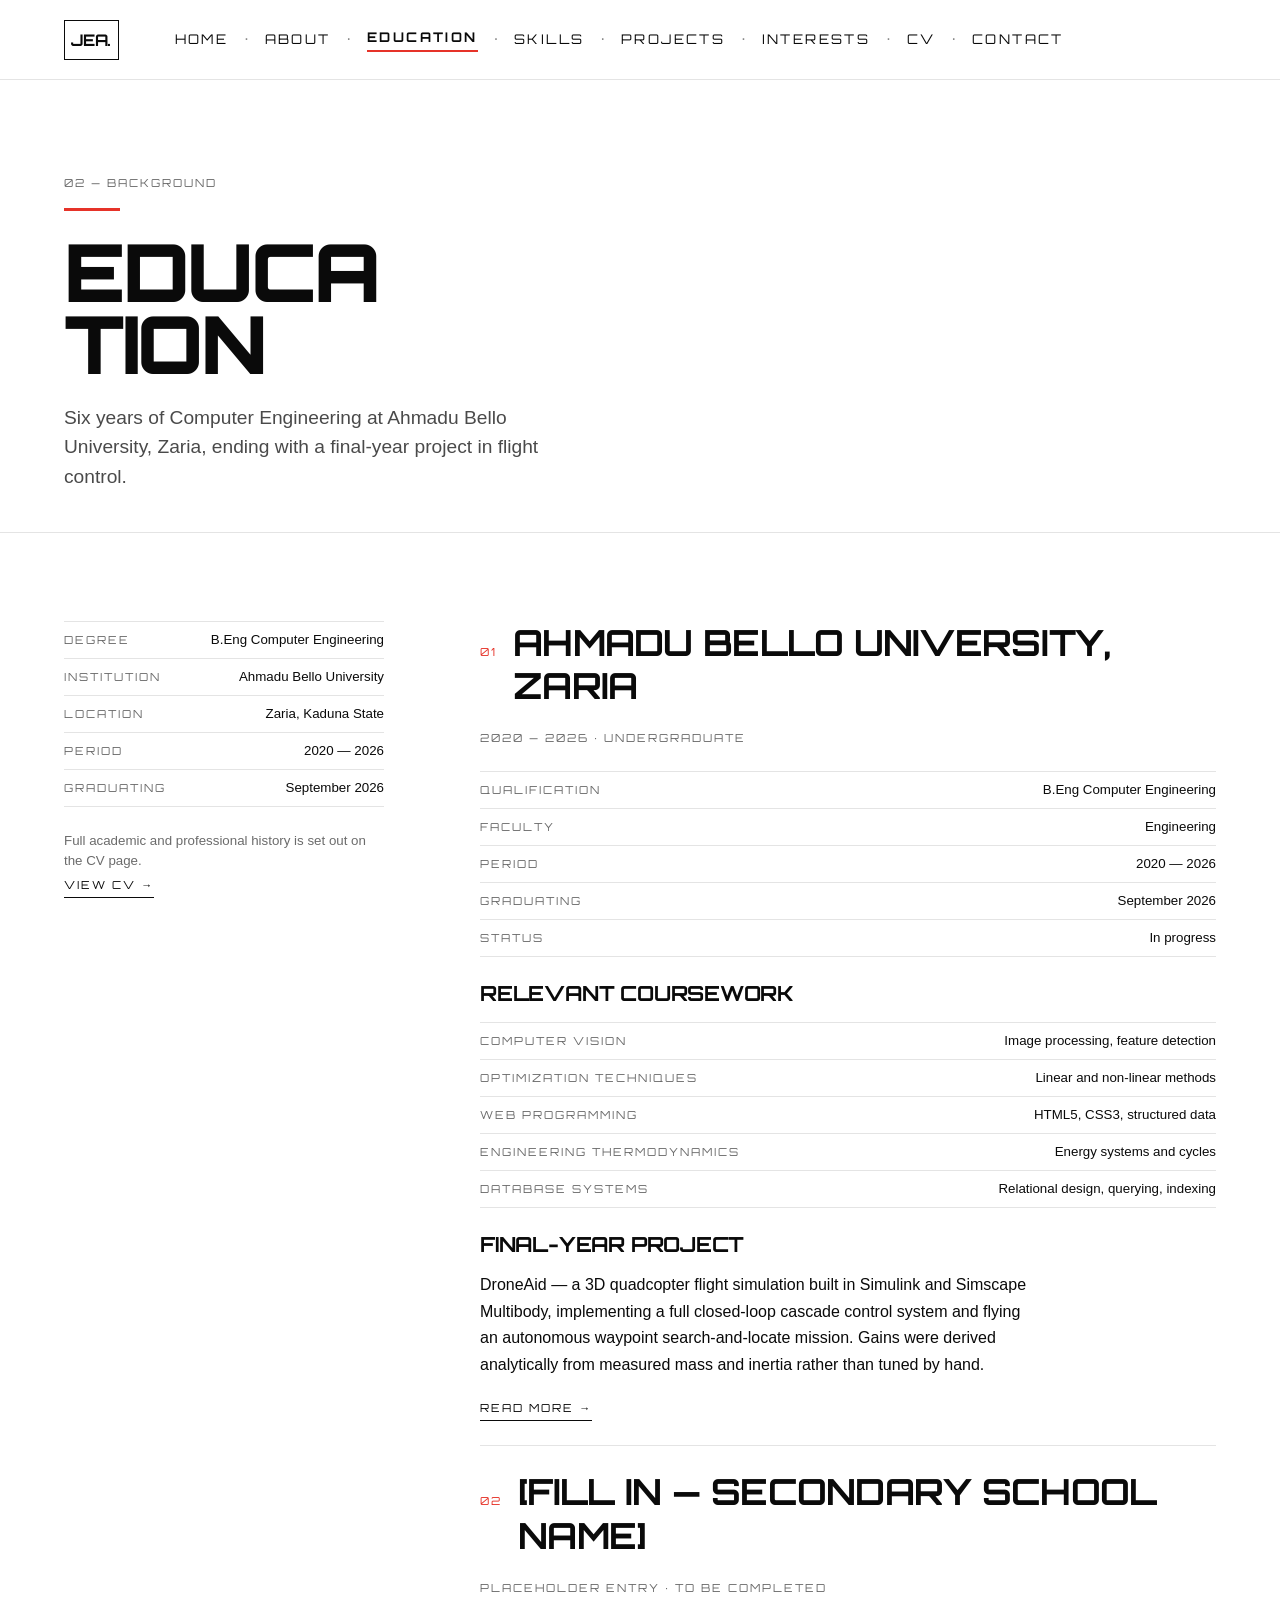
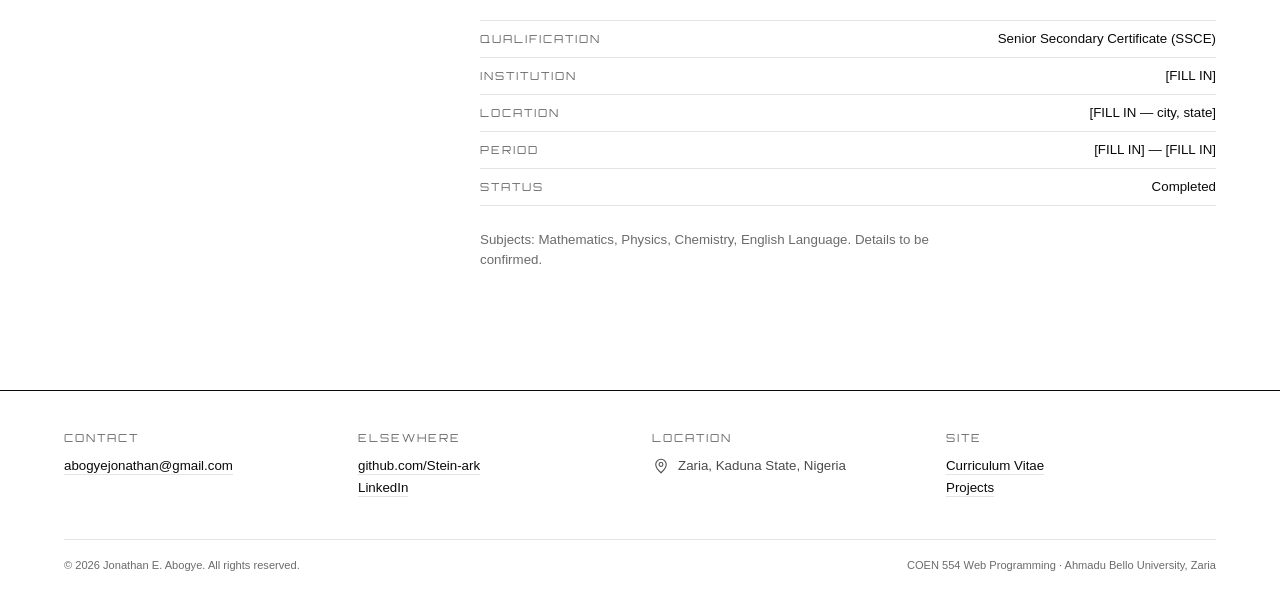
<file: education.html>
<!DOCTYPE html>
<!--
  Jonathan E. Abogye — Educational Background. COEN 554 Web Programming.
  No JavaScript. No framework. No external requests.
  Canonical content schema: data/education.json. It is not fetched at run time
  because scripting is prohibited; the same content is carried statically
  below. See docs/technical-report.md, section 2.
-->
<html lang="en">
<head>
  <meta charset="utf-8">
  <meta name="viewport" content="width=device-width, initial-scale=1">
  <title>Education — Jonathan E. Abogye</title>
  <meta name="description" content="B.Eng Computer Engineering at Ahmadu Bello University, Zaria, 2020 to 2026. Coursework in computer vision, optimization techniques, web programming, thermodynamics and database systems.">
  <meta name="author" content="Jonathan E. Abogye">
  <meta name="theme-color" content="#0A0A0A">

  <link rel="stylesheet" href="assets/css/reset.css">
  <link rel="stylesheet" href="assets/css/typography.css">
  <link rel="stylesheet" href="assets/css/main.css">
  <link rel="stylesheet" href="assets/css/responsive.css">
</head>

<body class="page">
  <a class="skip-link" href="#main">Skip to content</a>

  <header class="site-header">
    <a class="logo" href="index.html" aria-label="Jonathan E. Abogye — home">
      <span class="logo-mark">JEA.</span>
    </a>

    <input type="checkbox" id="nav-toggle" class="nav-toggle">
    <label class="nav-burger" for="nav-toggle">
      <span class="visually-hidden">Open and close the main menu</span>
      <svg class="icon" viewBox="0 0 24 24" aria-hidden="true" focusable="false">
        <line x1="3" y1="7" x2="21" y2="7"/>
        <line x1="3" y1="12" x2="21" y2="12"/>
        <line x1="3" y1="17" x2="21" y2="17"/>
      </svg>
    </label>

    <nav class="site-nav" id="site-nav" aria-label="Main">
      <ul class="nav-list">
        <li><a class="nav-link" href="index.html">Home</a></li>
        <li><a class="nav-link" href="about.html">About</a></li>
        <li><a class="nav-link" href="education.html" aria-current="page">Education</a></li>
        <li><a class="nav-link" href="skills.html">Skills</a></li>
        <li><a class="nav-link" href="projects.html">Projects</a></li>
        <li><a class="nav-link" href="interests.html">Interests</a></li>
        <li><a class="nav-link" href="cv.html">CV</a></li>
        <li><a class="nav-link" href="contact.html">Contact</a></li>
      </ul>
    </nav>
  </header>

  <main id="main">
    <div class="page-head">
      <span class="eyebrow">02 — Background</span>
      <div class="accent-keyline"></div>
      <h1 class="page-title">Educa<br>tion</h1>
      <p class="page-lede lead">
        Six years of Computer Engineering at Ahmadu Bello University, Zaria,
        ending with a final-year project in flight control.
      </p>
    </div>

    <div class="page-body">
      <aside class="page-rail" aria-label="Education summary">
        <dl class="spec">
          <div><dt>Degree</dt><dd>B.Eng Computer Engineering</dd></div>
          <div><dt>Institution</dt><dd>Ahmadu Bello University</dd></div>
          <div><dt>Location</dt><dd>Zaria, Kaduna State</dd></div>
          <div><dt>Period</dt><dd>2020 &#8212; 2026</dd></div>
          <div><dt>Graduating</dt><dd>September 2026</dd></div>
        </dl>
        <p class="caption">
          Full academic and professional history is set out on the CV page.
        </p>
        <p><a class="link-caps" href="cv.html">View CV &#8594;</a></p>
      </aside>

      <div class="page-main-col">

        <!-- ================= Entry 1: degree ================= -->
        <article class="section" aria-labelledby="e-abu">
          <div class="section-head">
            <span class="section-index">01</span>
            <h2 class="section-title" id="e-abu">Ahmadu Bello University, Zaria</h2>
          </div>

          <p class="eyebrow">2020 &#8212; 2026 &#183; Undergraduate</p>

          <dl class="spec">
            <div><dt>Qualification</dt><dd>B.Eng Computer Engineering</dd></div>
            <div><dt>Faculty</dt><dd>Engineering</dd></div>
            <div><dt>Period</dt><dd>2020 &#8212; 2026</dd></div>
            <div><dt>Graduating</dt><dd>September 2026</dd></div>
            <div><dt>Status</dt><dd>In progress</dd></div>
          </dl>

          <div class="stack-m">
            <h3 class="card-title">Relevant coursework</h3>
            <ul class="list-reset spec">
              <li class="spec-row"><span class="spec-label">Computer Vision</span><span class="spec-value">Image processing, feature detection</span></li>
              <li class="spec-row"><span class="spec-label">Optimization Techniques</span><span class="spec-value">Linear and non-linear methods</span></li>
              <li class="spec-row"><span class="spec-label">Web Programming</span><span class="spec-value">HTML5, CSS3, structured data</span></li>
              <li class="spec-row"><span class="spec-label">Engineering Thermodynamics</span><span class="spec-value">Energy systems and cycles</span></li>
              <li class="spec-row"><span class="spec-label">Database Systems</span><span class="spec-value">Relational design, querying, indexing</span></li>
            </ul>

            <h3 class="card-title">Final-year project</h3>
            <p>
              DroneAid — a 3D quadcopter flight simulation built in Simulink
              and Simscape Multibody, implementing a full closed-loop cascade
              control system and flying an autonomous waypoint
              search-and-locate mission. Gains were derived analytically from
              measured mass and inertia rather than tuned by hand.
            </p>
            <p><a class="link-caps" href="projects.html#droneaid">Read more &#8594;</a></p>
          </div>
        </article>

        <!-- ================= Entry 2: secondary school =================
             PLACEHOLDER ENTRY — Jonathan to supply the institution name,
             location and dates. Every field marked [FILL IN] below must be
             replaced before submission. Mirrored in data/education.json under
             id "secondary-school-placeholder".
             ============================================================== -->
        <article class="section" aria-labelledby="e-secondary">
          <div class="section-head">
            <span class="section-index">02</span>
            <h2 class="section-title" id="e-secondary">[FILL IN &#8212; Secondary school name]</h2>
          </div>

          <p class="eyebrow">Placeholder entry &#183; to be completed</p>

          <dl class="spec">
            <div><dt>Qualification</dt><dd>Senior Secondary Certificate (SSCE)</dd></div>
            <div><dt>Institution</dt><dd>[FILL IN]</dd></div>
            <div><dt>Location</dt><dd>[FILL IN &#8212; city, state]</dd></div>
            <div><dt>Period</dt><dd>[FILL IN] &#8212; [FILL IN]</dd></div>
            <div><dt>Status</dt><dd>Completed</dd></div>
          </dl>

          <p class="caption">
            Subjects: Mathematics, Physics, Chemistry, English Language.
            Details to be confirmed.
          </p>
        </article>
      </div>
    </div>
  </main>

  <footer class="site-footer">
    <div class="footer-grid">
      <div class="footer-col">
        <span class="eyebrow">Contact</span>
        <!-- PLACEHOLDER address — replace before submission. -->
        <p><a class="link" href="mailto:abogyejonathan@gmail.com">abogyejonathan@gmail.com</a></p>
      </div>
      <div class="footer-col">
        <span class="eyebrow">Elsewhere</span>
        <p><a class="link" href="https://github.com/Stein-ark" rel="me noopener" target="_blank">github.com/Stein-ark</a></p>
        <!-- PLACEHOLDER handle — confirm before submission. -->
        <p><a class="link" href="https://www.linkedin.com/in/jonathan-abogye" rel="me noopener" target="_blank">LinkedIn</a></p>
      </div>
      <div class="footer-col">
        <span class="eyebrow">Location</span>
        <p class="icon-inline">
          <svg class="icon" viewBox="0 0 24 24" aria-hidden="true" focusable="false">
            <path d="M12 21s7-6.2 7-11a7 7 0 1 0-14 0c0 4.8 7 11 7 11z"/>
            <circle cx="12" cy="10" r="2.6"/>
          </svg>
          Zaria, Kaduna State, Nigeria
        </p>
      </div>
      <div class="footer-col">
        <span class="eyebrow">Site</span>
        <p><a class="link" href="cv.html">Curriculum Vitae</a></p>
        <p><a class="link" href="projects.html">Projects</a></p>
      </div>
    </div>

    <div class="footer-bottom">
      <span>&copy; 2026 Jonathan E. Abogye. All rights reserved.</span>
      <span>COEN 554 Web Programming &#183; Ahmadu Bello University, Zaria</span>
    </div>
  </footer>
</body>
</html>
</file>
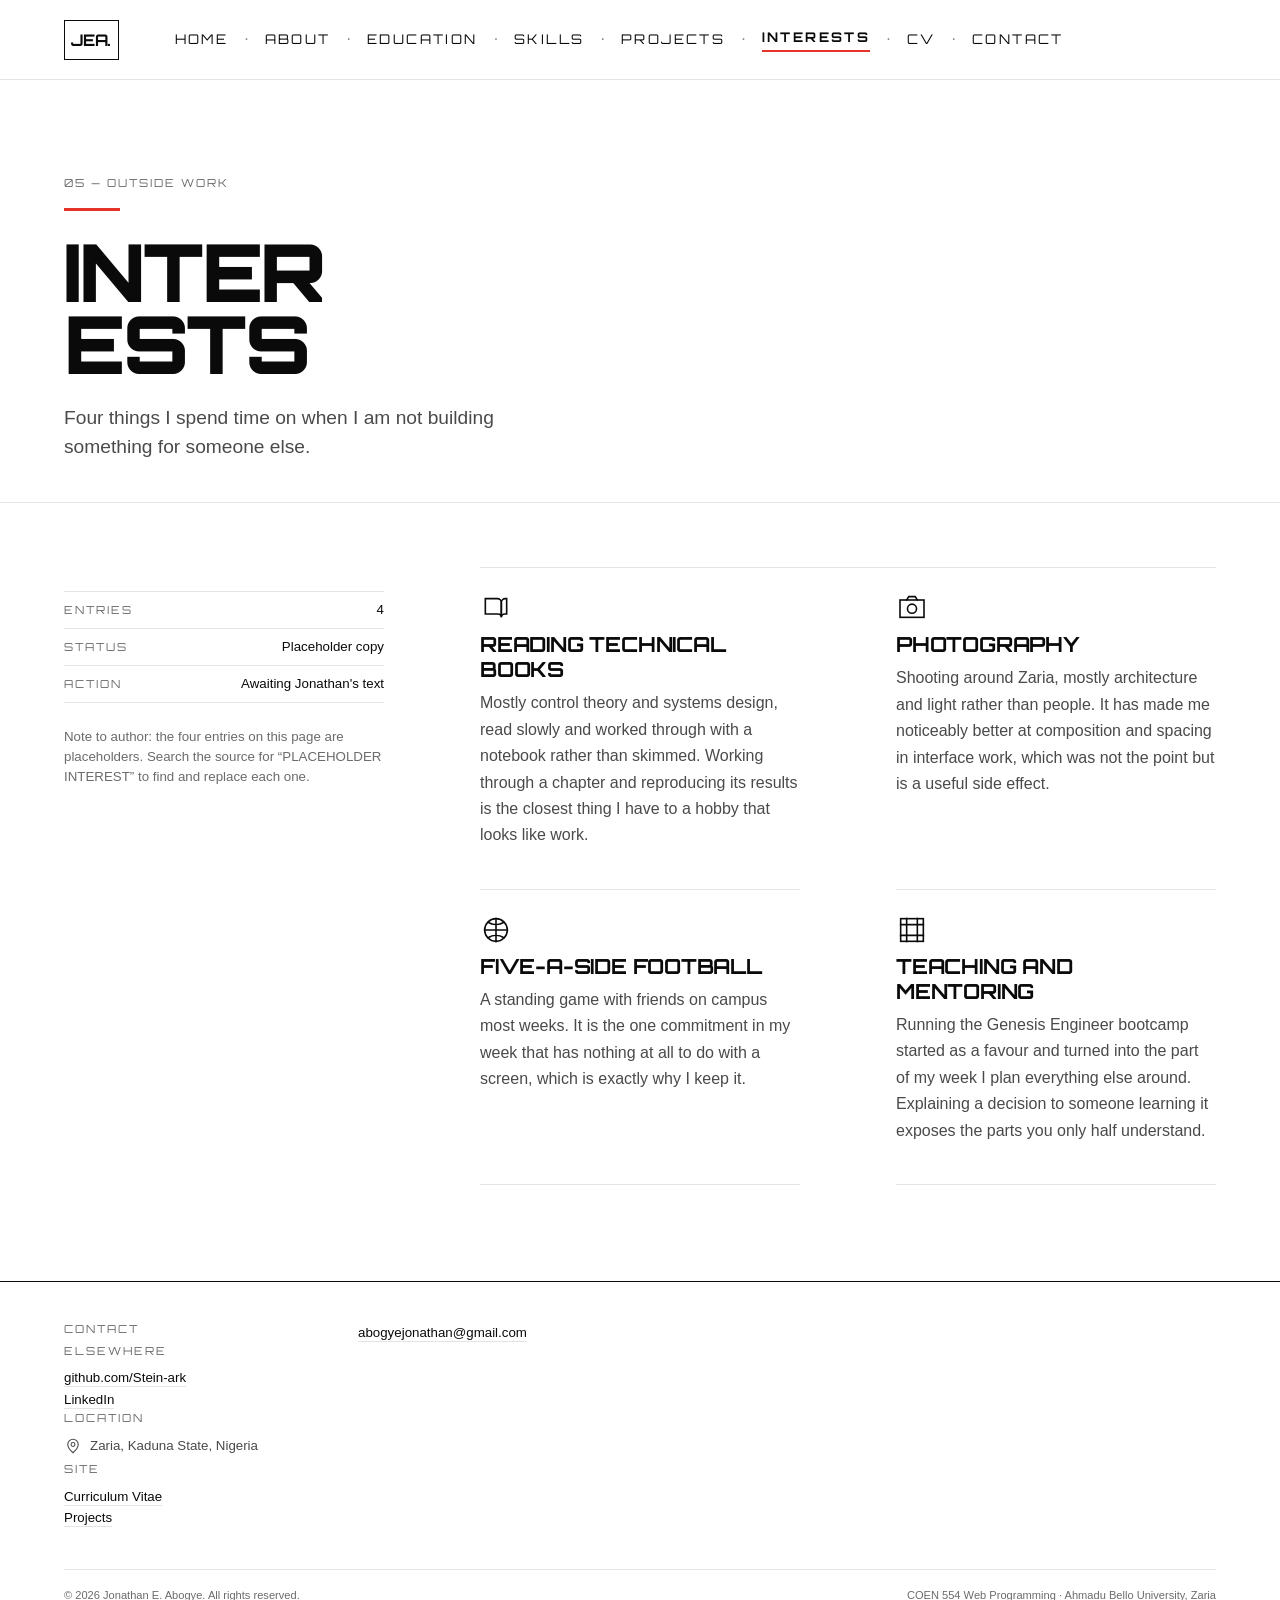
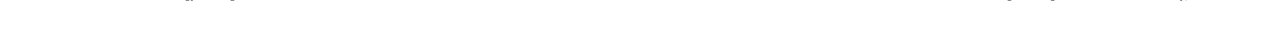
<file: interests.html>
<!DOCTYPE html>

<html lang="en">
<head>
  <meta charset="utf-8">
  <meta name="viewport" content="width=device-width, initial-scale=1">
  <title>Interests — Jonathan E. Abogye</title>
  <meta name="description" content="Hobbies and interests outside engineering and software.">
  <meta name="author" content="Jonathan E. Abogye">
  <meta name="theme-color" content="#0A0A0A">

  <link rel="stylesheet" href="assets/css/reset.css">
  <link rel="stylesheet" href="assets/css/typography.css">
  <link rel="stylesheet" href="assets/css/main.css">
  <link rel="stylesheet" href="assets/css/responsive.css">
</head>

<body class="page">
  <a class="skip-link" href="#main">Skip to content</a>

  <header class="site-header">
    <a class="logo" href="index.html" aria-label="Jonathan E. Abogye — home">
      <span class="logo-mark">JEA.</span>
    </a>

    <input type="checkbox" id="nav-toggle" class="nav-toggle">
    <label class="nav-burger" for="nav-toggle">
      <span class="visually-hidden">Open and close the main menu</span>
      <svg class="icon" viewBox="0 0 24 24" aria-hidden="true" focusable="false">
        <line x1="3" y1="7" x2="21" y2="7"/>
        <line x1="3" y1="12" x2="21" y2="12"/>
        <line x1="3" y1="17" x2="21" y2="17"/>
      </svg>
    </label>

    <nav class="site-nav" id="site-nav" aria-label="Main">
      <ul class="nav-list">
        <li><a class="nav-link" href="index.html">Home</a></li>
        <li><a class="nav-link" href="about.html">About</a></li>
        <li><a class="nav-link" href="education.html">Education</a></li>
        <li><a class="nav-link" href="skills.html">Skills</a></li>
        <li><a class="nav-link" href="projects.html">Projects</a></li>
        <li><a class="nav-link" href="interests.html" aria-current="page">Interests</a></li>
        <li><a class="nav-link" href="cv.html">CV</a></li>
        <li><a class="nav-link" href="contact.html">Contact</a></li>
      </ul>
    </nav>
  </header>

  <main id="main">
    <div class="page-head">
      <span class="eyebrow">05 — Outside work</span>
      <div class="accent-keyline"></div>
      <h1 class="page-title">Inter<br>ests</h1>
      <p class="page-lede lead">
        Four things I spend time on when I am not building something for
        someone else.
      </p>
    </div>

    <div class="page-body">
      <aside class="page-rail" aria-label="Interests summary">
        <dl class="spec">
          <div><dt>Entries</dt><dd>4</dd></div>
          <div><dt>Status</dt><dd>Placeholder copy</dd></div>
          <div><dt>Action</dt><dd>Awaiting Jonathan's text</dd></div>
        </dl>
        <p class="caption">
          <!-- This notice is deliberately visible so the placeholder state is
               obvious in the browser as well as in the source. Delete this
               paragraph once the real copy is in. -->
          Note to author: the four entries on this page are placeholders.
          Search the source for &#8220;PLACEHOLDER INTEREST&#8221; to find and
          replace each one.
        </p>
      </aside>

      <div class="page-main-col">
        <div class="card-grid two-up">

          <!-- PLACEHOLDER INTEREST 1 — replace heading and body -->
          <article class="card">
            <span class="icon-inline">
              <svg class="icon icon-lg" viewBox="0 0 24 24" aria-hidden="true" focusable="false">
                <path d="M4 5h9a3 3 0 0 1 3 3v11a2.5 2.5 0 0 0-2.5-2.5H4z"/>
                <path d="M20 5h-1a3 3 0 0 0-3 3v11a2.5 2.5 0 0 1 2.5-2.5H20z"/>
              </svg>
            </span>
            <h2 class="card-title">Reading technical books</h2>
            <p class="card-summary">
              Mostly control theory and systems
              design, read slowly and worked through with a notebook rather
              than skimmed. Working through a chapter and reproducing its
              results is the closest thing I have to a hobby that looks like
              work.
            </p>
          </article>

          <!-- PLACEHOLDER INTEREST 2 — replace heading and body -->
          <article class="card">
            <span class="icon-inline">
              <svg class="icon icon-lg" viewBox="0 0 24 24" aria-hidden="true" focusable="false">
                <rect x="3" y="6" width="18" height="13"/>
                <circle cx="12" cy="12.5" r="3.4"/>
                <path d="M8 6l1.6-2.5h4.8L16 6"/>
              </svg>
            </span>
            <h2 class="card-title">Photography</h2>
            <p class="card-summary">
              Shooting around Zaria, mostly
              architecture and light rather than people. It has made me
              noticeably better at composition and spacing in interface work,
              which was not the point but is a useful side effect.
            </p>
          </article>

          <!-- PLACEHOLDER INTEREST 3 — replace heading and body -->
          <article class="card">
            <span class="icon-inline">
              <svg class="icon icon-lg" viewBox="0 0 24 24" aria-hidden="true" focusable="false">
                <circle cx="12" cy="12" r="8.5"/>
                <path d="M12 3.5v17M3.5 12h17"/>
                <path d="M6 6.2c3.6 2.2 8.4 2.2 12 0M6 17.8c3.6-2.2 8.4-2.2 12 0"/>
              </svg>
            </span>
            <h2 class="card-title">Five-a-side football</h2>
            <p class="card-summary">
              A standing game with friends on
              campus most weeks. It is the one commitment in my week that has
              nothing at all to do with a screen, which is exactly why I keep
              it.
            </p>
          </article>

          <!-- PLACEHOLDER INTEREST 4 — replace heading and body -->
          <article class="card">
            <span class="icon-inline">
              <svg class="icon icon-lg" viewBox="0 0 24 24" aria-hidden="true" focusable="false">
                <rect x="3.5" y="3.5" width="17" height="17"/>
                <path d="M8 3.5v17M16 3.5v17M3.5 8h17M3.5 16h17"/>
              </svg>
            </span>
            <h2 class="card-title">Teaching and mentoring</h2>
            <p class="card-summary">
              Running the Genesis Engineer
              bootcamp started as a favour and turned into the part of my week
              I plan everything else around. Explaining a decision to someone
              learning it exposes the parts you only half understand.
            </p>
          </article>
        </div>
      </div>
    </div>
  </main>

  <footer class="site-footer">
    <div class="footer-grid">
        <span class="eyebrow">Contact</span>
        <!-- PLACEHOLDER address — replace before submission. -->
        <p><a class="link" href="mailto:abogyejonathan@gmail.com">abogyejonathan@gmail.com</a></p>
      </div>
      <div class="footer-col">
        <span class="eyebrow">Elsewhere</span>
        <p><a class="link" href="https://github.com/Stein-ark" rel="me noopener" target="_blank">github.com/Stein-ark</a></p>
        <!-- PLACEHOLDER handle — confirm before submission. -->
        <p><a class="link" href="https://www.linkedin.com/in/jonathan-abogye" rel="me noopener" target="_blank">LinkedIn</a></p>
      </div>
      <div class="footer-col">
        <span class="eyebrow">Location</span>
        <p class="icon-inline">
          <svg class="icon" viewBox="0 0 24 24" aria-hidden="true" focusable="false">
            <path d="M12 21s7-6.2 7-11a7 7 0 1 0-14 0c0 4.8 7 11 7 11z"/>
            <circle cx="12" cy="10" r="2.6"/>
          </svg>
          Zaria, Kaduna State, Nigeria
        </p>
      </div>
      <div class="footer-col">
        <span class="eyebrow">Site</span>
        <p><a class="link" href="cv.html">Curriculum Vitae</a></p>
        <p><a class="link" href="projects.html">Projects</a></p>
      </div>
    </div>

    <div class="footer-bottom">
      <span>&copy; 2026 Jonathan E. Abogye. All rights reserved.</span>
      <span>COEN 554 Web Programming &#183; Ahmadu Bello University, Zaria</span>
    </div>
  </footer>
</body>
</html>
</file>
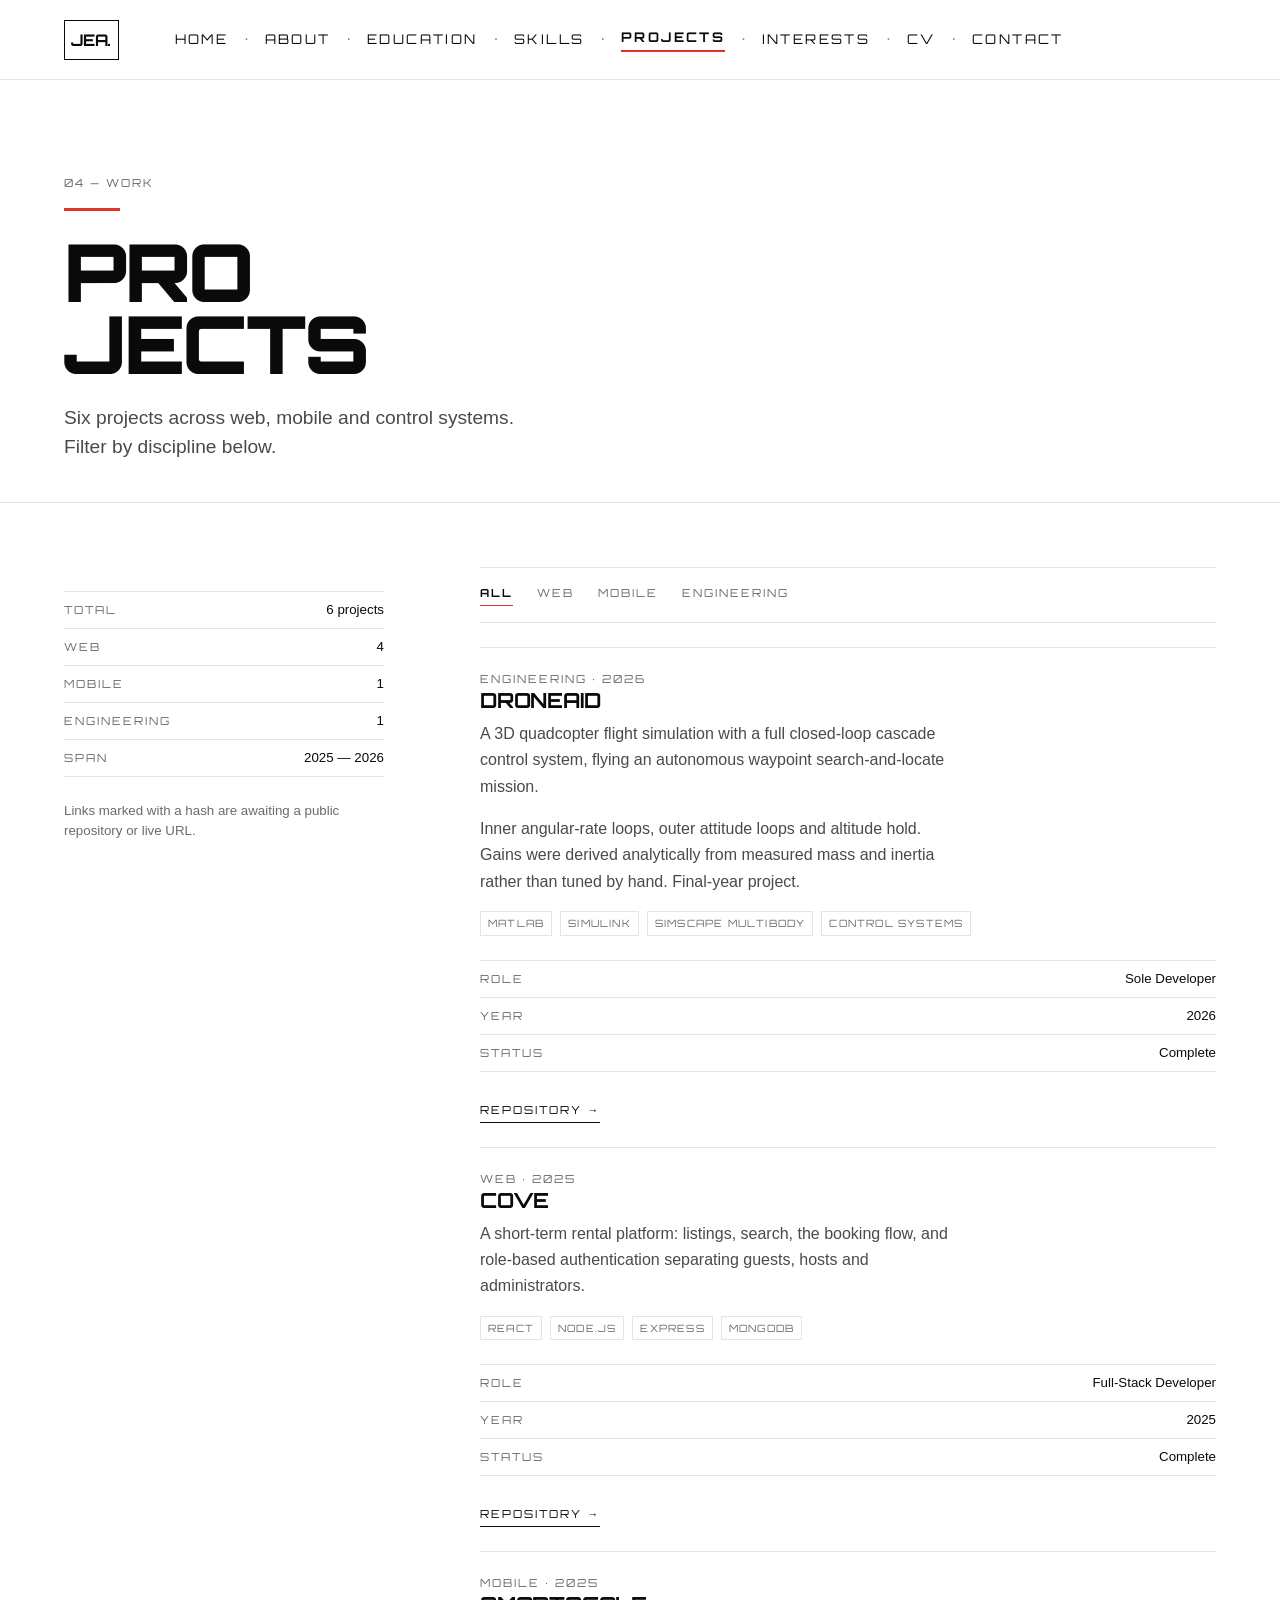
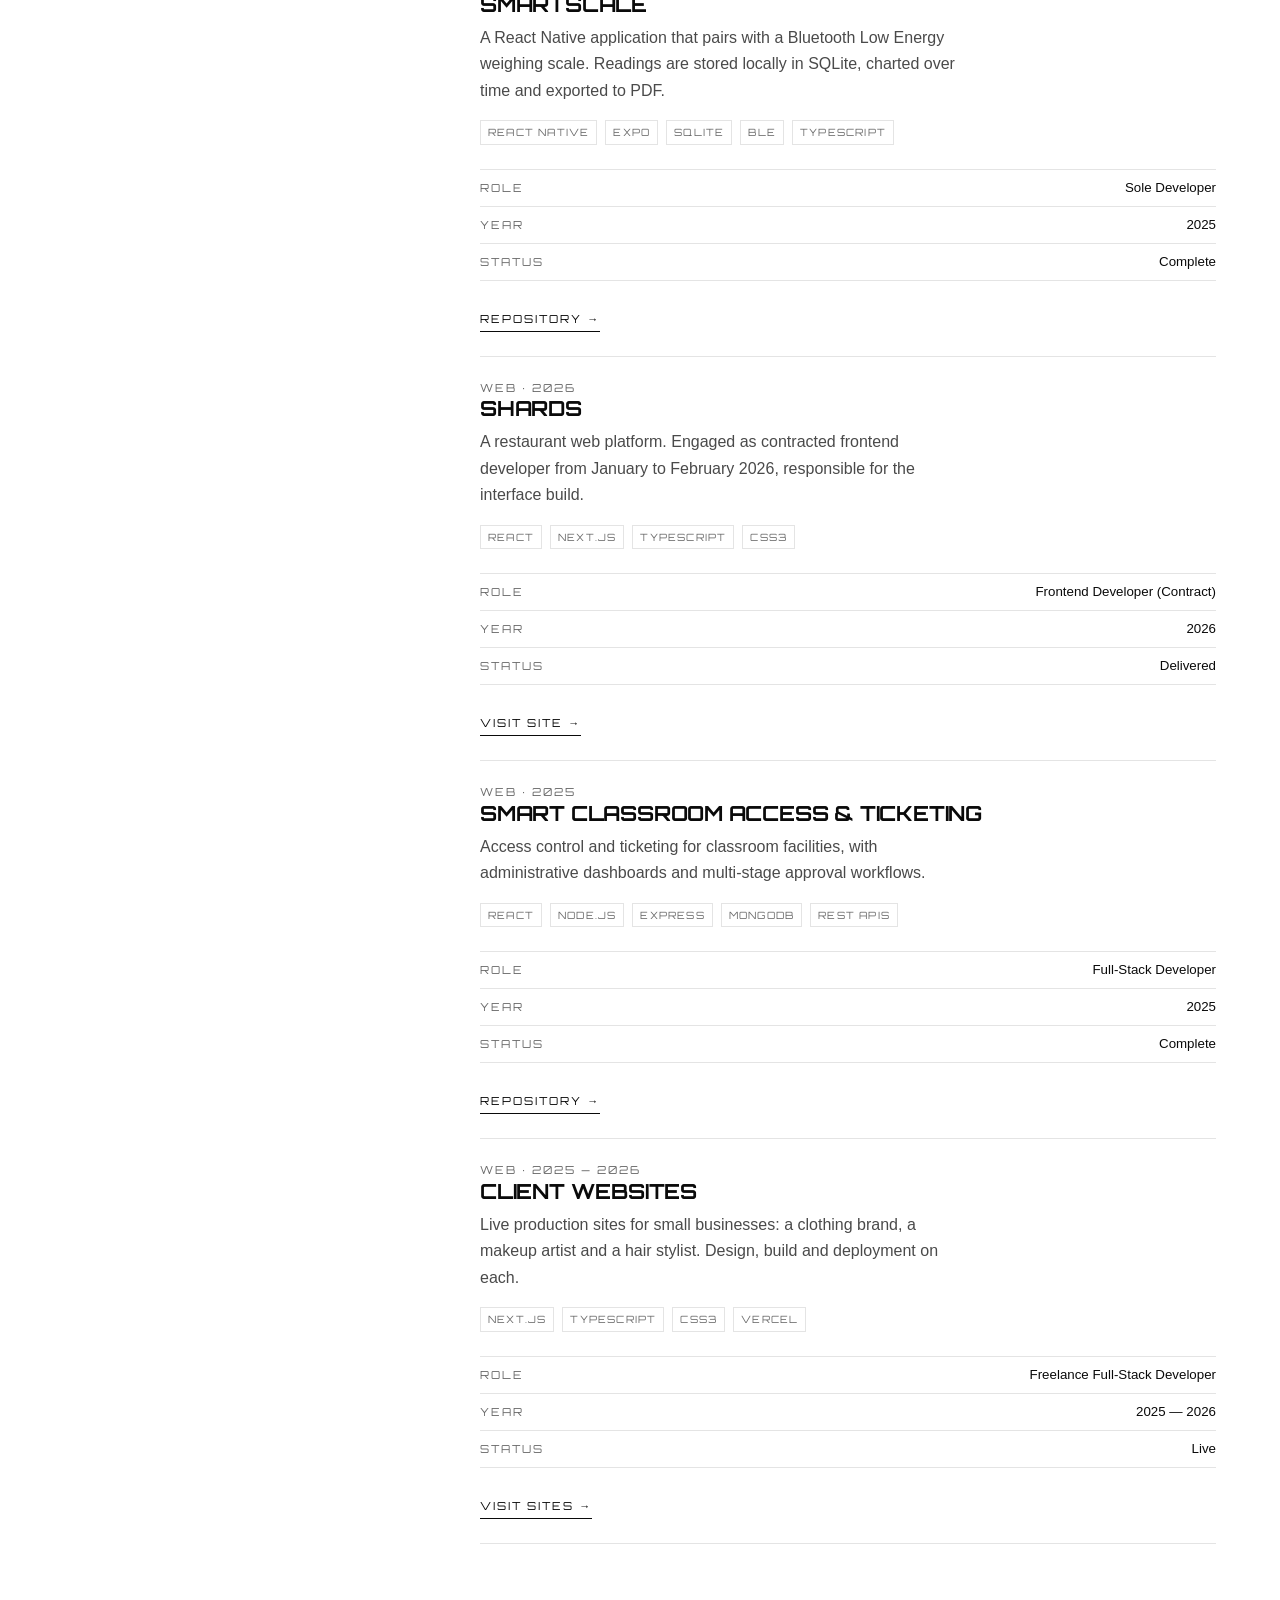
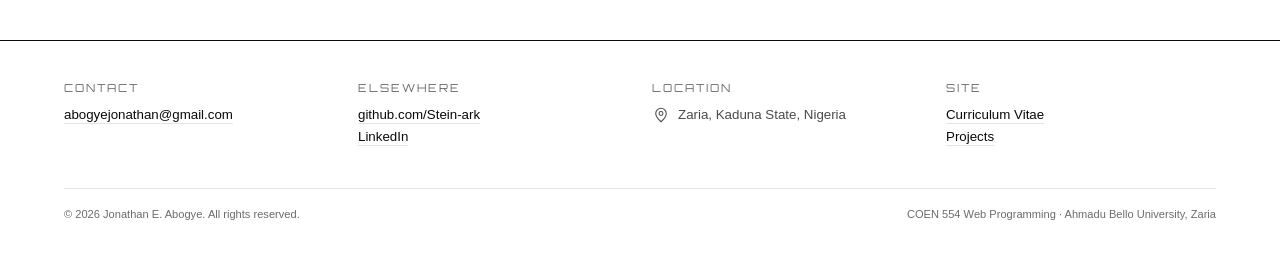
<file: projects.html>
<!DOCTYPE html>
<!--
  Jonathan E. Abogye — Projects. COEN 554 Web Programming.
  No JavaScript. No framework. No external requests.
  The ALL / WEB / MOBILE / ENGINEERING filter below is driven entirely by
  radio inputs and the :checked pseudo-class — no scripting.
  Canonical content schema: data/projects.json. It is not fetched at run time
  because scripting is prohibited; the same content is carried statically
  below. See docs/technical-report.md, section 2.
-->
<html lang="en">
<head>
  <meta charset="utf-8">
  <meta name="viewport" content="width=device-width, initial-scale=1">
  <title>Projects — Jonathan E. Abogye</title>
  <meta name="description" content="Selected projects: DroneAid quadcopter flight simulation, Cove rental platform, SmartScale BLE mobile app, Shards, a classroom access system and client websites.">
  <meta name="author" content="Jonathan E. Abogye">
  <meta name="theme-color" content="#0A0A0A">

  <link rel="stylesheet" href="assets/css/reset.css">
  <link rel="stylesheet" href="assets/css/typography.css">
  <link rel="stylesheet" href="assets/css/main.css">
  <link rel="stylesheet" href="assets/css/responsive.css">

  <!-- Structured data: one CreativeWork per project. -->
  <script type="application/ld+json">
  {
    "@context": "https://schema.org",
    "@graph": [
      {
        "@type": "CreativeWork",
        "name": "DroneAid",
        "genre": "Control Systems",
        "dateCreated": "2026",
        "creativeWorkStatus": "Complete",
        "description": "A 3D quadcopter flight simulation built in Simulink and Simscape Multibody, implementing a full closed-loop cascade control system and flying an autonomous waypoint search-and-locate mission.",
        "keywords": "MATLAB, Simulink, Simscape Multibody, control systems design",
        "author": { "@type": "Person", "name": "Jonathan E. Abogye" }
      },
      {
        "@type": "CreativeWork",
        "name": "Cove",
        "genre": "Web Platform",
        "dateCreated": "2025",
        "creativeWorkStatus": "Complete",
        "description": "A short-term rental platform covering listings, search, the booking flow and role-based authentication.",
        "keywords": "React, Node.js, Express, MongoDB",
        "author": { "@type": "Person", "name": "Jonathan E. Abogye" }
      },
      {
        "@type": "CreativeWork",
        "name": "Shards",
        "genre": "Web Platform",
        "dateCreated": "2026",
        "creativeWorkStatus": "Delivered",
        "description": "A restaurant web platform, built under contract as frontend developer between January and February 2026.",
        "keywords": "React, Next.js, TypeScript, CSS3",
        "author": { "@type": "Person", "name": "Jonathan E. Abogye" }
      },
      {
        "@type": "CreativeWork",
        "name": "SmartScale",
        "genre": "Mobile Application",
        "dateCreated": "2025",
        "creativeWorkStatus": "Complete",
        "description": "A React Native mobile application that pairs with a Bluetooth Low Energy weighing scale, with local SQLite storage, charting and PDF export.",
        "keywords": "React Native, Expo, SQLite, Bluetooth Low Energy, TypeScript",
        "author": { "@type": "Person", "name": "Jonathan E. Abogye" }
      },
      {
        "@type": "CreativeWork",
        "name": "Smart Classroom Access & Ticketing System",
        "genre": "Web Platform",
        "dateCreated": "2025",
        "creativeWorkStatus": "Complete",
        "description": "An access control and ticketing system for classroom facilities, with administrative dashboards and multi-stage approval workflows.",
        "keywords": "React, Node.js, Express, MongoDB, REST APIs",
        "author": { "@type": "Person", "name": "Jonathan E. Abogye" }
      },
      {
        "@type": "CreativeWork",
        "name": "Client Websites",
        "genre": "Web Platform",
        "dateCreated": "2026",
        "creativeWorkStatus": "Published",
        "description": "Live production websites built for a clothing brand, a makeup artist and a hair stylist.",
        "keywords": "Next.js, TypeScript, CSS3, Vercel",
        "author": { "@type": "Person", "name": "Jonathan E. Abogye" }
      }
    ]
  }
  </script>
</head>

<body class="page">
  <a class="skip-link" href="#main">Skip to content</a>

  <header class="site-header">
    <a class="logo" href="index.html" aria-label="Jonathan E. Abogye — home">
      <span class="logo-mark">JEA.</span>
    </a>

    <input type="checkbox" id="nav-toggle" class="nav-toggle">
    <label class="nav-burger" for="nav-toggle">
      <span class="visually-hidden">Open and close the main menu</span>
      <svg class="icon" viewBox="0 0 24 24" aria-hidden="true" focusable="false">
        <line x1="3" y1="7" x2="21" y2="7"/>
        <line x1="3" y1="12" x2="21" y2="12"/>
        <line x1="3" y1="17" x2="21" y2="17"/>
      </svg>
    </label>

    <nav class="site-nav" id="site-nav" aria-label="Main">
      <ul class="nav-list">
        <li><a class="nav-link" href="index.html">Home</a></li>
        <li><a class="nav-link" href="about.html">About</a></li>
        <li><a class="nav-link" href="education.html">Education</a></li>
        <li><a class="nav-link" href="skills.html">Skills</a></li>
        <li><a class="nav-link" href="projects.html" aria-current="page">Projects</a></li>
        <li><a class="nav-link" href="interests.html">Interests</a></li>
        <li><a class="nav-link" href="cv.html">CV</a></li>
        <li><a class="nav-link" href="contact.html">Contact</a></li>
      </ul>
    </nav>
  </header>

  <main id="main">
    <div class="page-head">
      <span class="eyebrow">04 — Work</span>
      <div class="accent-keyline"></div>
      <h1 class="page-title">Pro<br>jects</h1>
      <p class="page-lede lead">
        Six projects across web, mobile and control systems. Filter by
        discipline below.
      </p>
    </div>

    <div class="page-body">
      <aside class="page-rail" aria-label="Project summary">
        <dl class="spec">
          <div><dt>Total</dt><dd>6 projects</dd></div>
          <div><dt>Web</dt><dd>4</dd></div>
          <div><dt>Mobile</dt><dd>1</dd></div>
          <div><dt>Engineering</dt><dd>1</dd></div>
          <div><dt>Span</dt><dd>2025 &#8212; 2026</dd></div>
        </dl>
        <p class="caption">
          Links marked with a hash are awaiting a public repository or live
          URL.
        </p>
      </aside>

      <div class="page-main-col">

        <!-- ==================================================================
             CSS-only filter. The four radio inputs are direct siblings of both
             .filter-bar and .card-grid; :checked plus the ~ combinator hides
             the non-matching cards. No script, and the tabs are reachable and
             operable from the keyboard as a native radio group.
             ================================================================== -->
        <section class="filters" aria-labelledby="filter-heading">
          <h2 class="visually-hidden" id="filter-heading">Filter projects by discipline</h2>

          <input type="radio" name="project-filter" id="filter-all" class="filter-input" checked>
          <input type="radio" name="project-filter" id="filter-web" class="filter-input">
          <input type="radio" name="project-filter" id="filter-mobile" class="filter-input">
          <input type="radio" name="project-filter" id="filter-eng" class="filter-input">

          <div class="filter-bar">
            <label class="filter-tab" for="filter-all">All</label>
            <label class="filter-tab" for="filter-web">Web</label>
            <label class="filter-tab" for="filter-mobile">Mobile</label>
            <label class="filter-tab" for="filter-eng">Engineering</label>
          </div>

          <div class="card-grid">

            <!-- ================ DroneAid ================ -->
            <article class="card cat-engineering" id="droneaid">
              <p class="eyebrow">Engineering &#183; 2026</p>
              <h3 class="card-title">DroneAid</h3>
              <p class="card-summary">
                A 3D quadcopter flight simulation with a full closed-loop
                cascade control system, flying an autonomous waypoint
                search-and-locate mission.
              </p>
              <p class="card-summary">
                Inner angular-rate loops, outer attitude loops and altitude
                hold. Gains were derived analytically from measured mass and
                inertia rather than tuned by hand. Final-year project.
              </p>

              <ul class="tags">
                <li class="tag">MATLAB</li>
                <li class="tag">Simulink</li>
                <li class="tag">Simscape Multibody</li>
                <li class="tag">Control Systems</li>
              </ul>

              <dl class="spec">
                <div><dt>Role</dt><dd>Sole Developer</dd></div>
                <div><dt>Year</dt><dd>2026</dd></div>
                <div><dt>Status</dt><dd>Complete</dd></div>
              </dl>

              <!-- PLACEHOLDER link — replace "#" with the repository or report URL. -->
              <a class="link-caps" href="#droneaid">Repository &#8594;</a>
            </article>

            <!-- ================ Cove ================ -->
            <article class="card cat-web" id="cove">
              <p class="eyebrow">Web &#183; 2025</p>
              <h3 class="card-title">Cove</h3>
              <p class="card-summary">
                A short-term rental platform: listings, search, the booking
                flow, and role-based authentication separating guests, hosts
                and administrators.
              </p>

              <ul class="tags">
                <li class="tag">React</li>
                <li class="tag">Node.js</li>
                <li class="tag">Express</li>
                <li class="tag">MongoDB</li>
              </ul>

              <dl class="spec">
                <div><dt>Role</dt><dd>Full-Stack Developer</dd></div>
                <div><dt>Year</dt><dd>2025</dd></div>
                <div><dt>Status</dt><dd>Complete</dd></div>
              </dl>

              <!-- PLACEHOLDER link — replace "#" with the live or repository URL. -->
              <a class="link-caps" href="#cove">Repository &#8594;</a>
            </article>

            <!-- ================ SmartScale ================ -->
            <article class="card cat-mobile" id="smartscale">
              <p class="eyebrow">Mobile &#183; 2025</p>
              <h3 class="card-title">SmartScale</h3>
              <p class="card-summary">
                A React Native application that pairs with a Bluetooth Low
                Energy weighing scale. Readings are stored locally in SQLite,
                charted over time and exported to PDF.
              </p>

              <ul class="tags">
                <li class="tag">React Native</li>
                <li class="tag">Expo</li>
                <li class="tag">SQLite</li>
                <li class="tag">BLE</li>
                <li class="tag">TypeScript</li>
              </ul>

              <dl class="spec">
                <div><dt>Role</dt><dd>Sole Developer</dd></div>
                <div><dt>Year</dt><dd>2025</dd></div>
                <div><dt>Status</dt><dd>Complete</dd></div>
              </dl>

              <!-- PLACEHOLDER link — replace "#" with the repository URL. -->
              <a class="link-caps" href="#smartscale">Repository &#8594;</a>
            </article>

            <!-- ================ Shards ================ -->
            <article class="card cat-web" id="shards">
              <p class="eyebrow">Web &#183; 2026</p>
              <h3 class="card-title">Shards</h3>
              <p class="card-summary">
                A restaurant web platform. Engaged as contracted frontend
                developer from January to February 2026, responsible for the
                interface build.
              </p>

              <ul class="tags">
                <li class="tag">React</li>
                <li class="tag">Next.js</li>
                <li class="tag">TypeScript</li>
                <li class="tag">CSS3</li>
              </ul>

              <dl class="spec">
                <div><dt>Role</dt><dd>Frontend Developer (Contract)</dd></div>
                <div><dt>Year</dt><dd>2026</dd></div>
                <div><dt>Status</dt><dd>Delivered</dd></div>
              </dl>

              <!-- PLACEHOLDER link — replace "#" with the live site URL. -->
              <a class="link-caps" href="#shards">Visit site &#8594;</a>
            </article>

            <!-- ================ Smart Classroom ================ -->
            <article class="card cat-web" id="smart-classroom">
              <p class="eyebrow">Web &#183; 2025</p>
              <h3 class="card-title">Smart Classroom Access &amp; Ticketing</h3>
              <p class="card-summary">
                Access control and ticketing for classroom facilities, with
                administrative dashboards and multi-stage approval workflows.
              </p>

              <ul class="tags">
                <li class="tag">React</li>
                <li class="tag">Node.js</li>
                <li class="tag">Express</li>
                <li class="tag">MongoDB</li>
                <li class="tag">REST APIs</li>
              </ul>

              <dl class="spec">
                <div><dt>Role</dt><dd>Full-Stack Developer</dd></div>
                <div><dt>Year</dt><dd>2025</dd></div>
                <div><dt>Status</dt><dd>Complete</dd></div>
              </dl>

              <!-- PLACEHOLDER link — replace "#" with the repository URL. -->
              <a class="link-caps" href="#smart-classroom">Repository &#8594;</a>
            </article>

            <!-- ================ Client websites ================ -->
            <article class="card cat-web" id="client-websites">
              <p class="eyebrow">Web &#183; 2025 &#8212; 2026</p>
              <h3 class="card-title">Client Websites</h3>
              <p class="card-summary">
                Live production sites for small businesses: a clothing brand, a
                makeup artist and a hair stylist. Design, build and deployment
                on each.
              </p>

              <ul class="tags">
                <li class="tag">Next.js</li>
                <li class="tag">TypeScript</li>
                <li class="tag">CSS3</li>
                <li class="tag">Vercel</li>
              </ul>

              <dl class="spec">
                <div><dt>Role</dt><dd>Freelance Full-Stack Developer</dd></div>
                <div><dt>Year</dt><dd>2025 &#8212; 2026</dd></div>
                <div><dt>Status</dt><dd>Live</dd></div>
              </dl>

              <!-- PLACEHOLDER links — replace "#" with the live site URLs. -->
              <a class="link-caps" href="#client-websites">Visit sites &#8594;</a>
            </article>
          </div>
        </section>
      </div>
    </div>
  </main>

  <footer class="site-footer">
    <div class="footer-grid">
      <div class="footer-col">
        <span class="eyebrow">Contact</span>
        <!-- PLACEHOLDER address — replace before submission. -->
        <p><a class="link" href="mailto:abogyejonathan@gmail.com">abogyejonathan@gmail.com</a></p>
      </div>
      <div class="footer-col">
        <span class="eyebrow">Elsewhere</span>
        <p><a class="link" href="https://github.com/Stein-ark" rel="me noopener" target="_blank">github.com/Stein-ark</a></p>
        <!-- PLACEHOLDER handle — confirm before submission. -->
        <p><a class="link" href="https://www.linkedin.com/in/jonathan-abogye" rel="me noopener" target="_blank">LinkedIn</a></p>
      </div>
      <div class="footer-col">
        <span class="eyebrow">Location</span>
        <p class="icon-inline">
          <svg class="icon" viewBox="0 0 24 24" aria-hidden="true" focusable="false">
            <path d="M12 21s7-6.2 7-11a7 7 0 1 0-14 0c0 4.8 7 11 7 11z"/>
            <circle cx="12" cy="10" r="2.6"/>
          </svg>
          Zaria, Kaduna State, Nigeria
        </p>
      </div>
      <div class="footer-col">
        <span class="eyebrow">Site</span>
        <p><a class="link" href="cv.html">Curriculum Vitae</a></p>
        <p><a class="link" href="projects.html">Projects</a></p>
      </div>
    </div>

    <div class="footer-bottom">
      <span>&copy; 2026 Jonathan E. Abogye. All rights reserved.</span>
      <span>COEN 554 Web Programming &#183; Ahmadu Bello University, Zaria</span>
    </div>
  </footer>
</body>
</html>
</file>
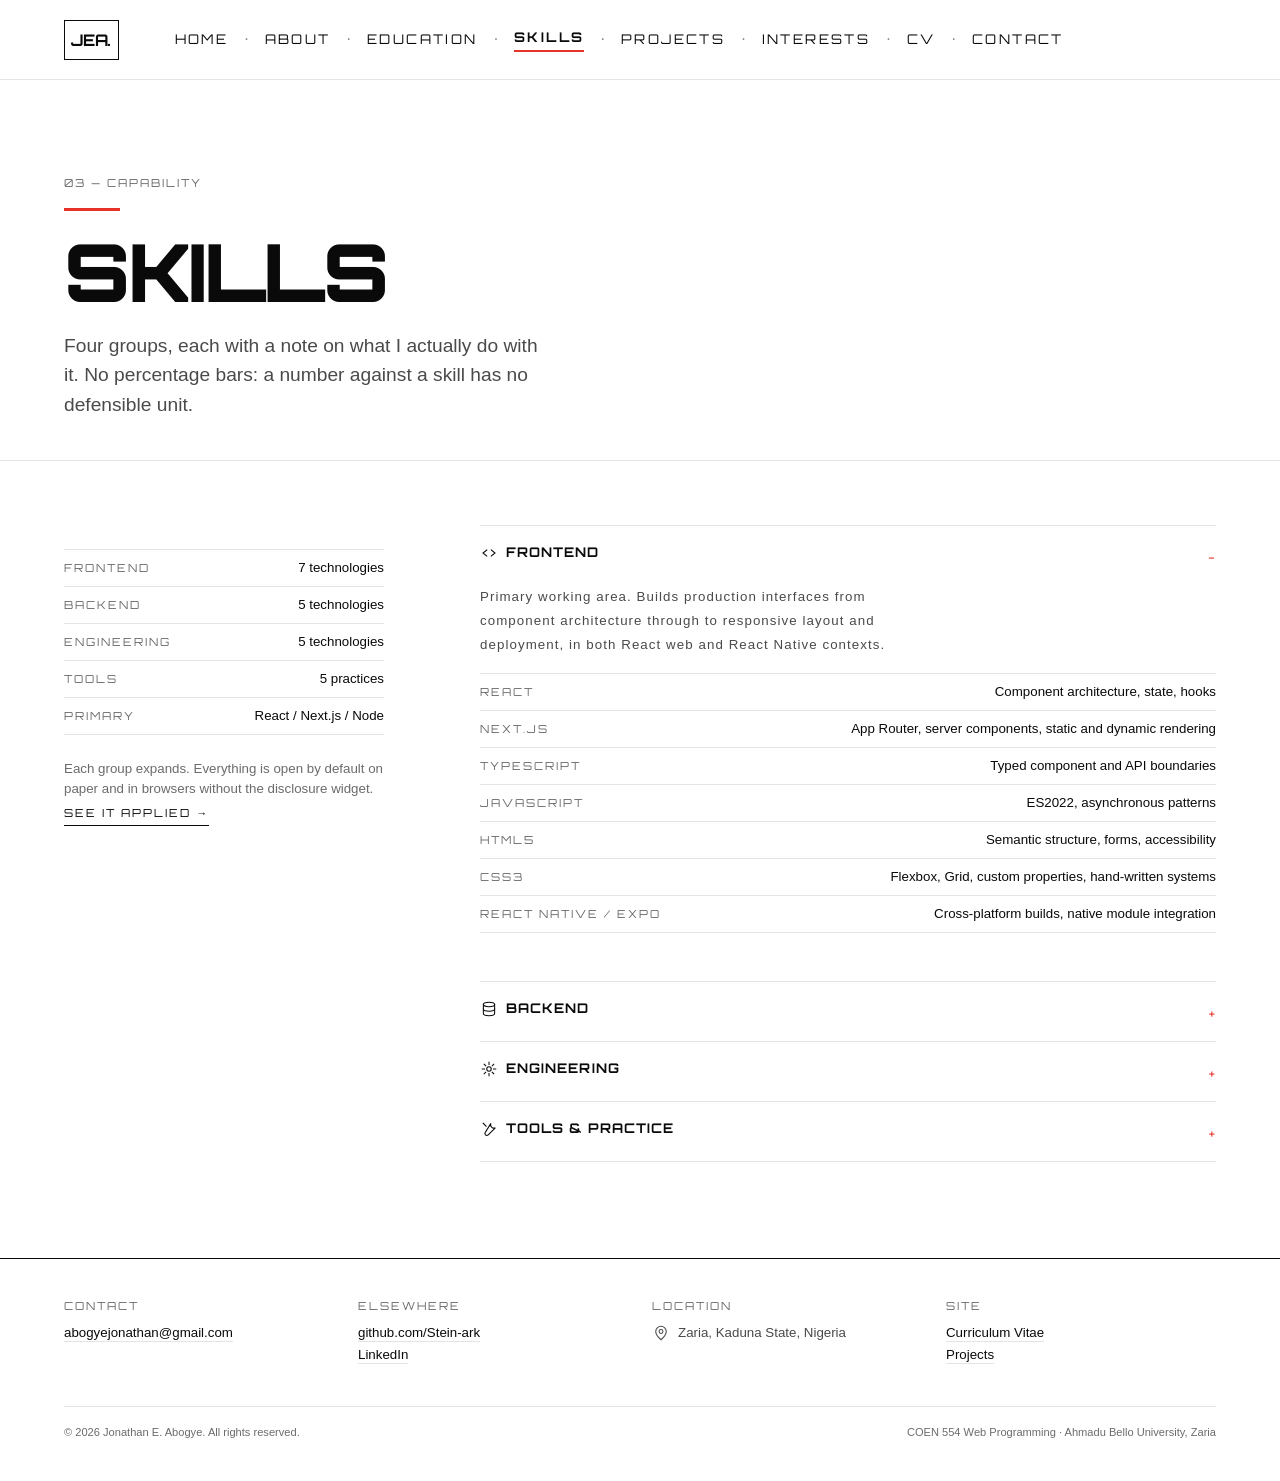
<file: skills.html>
<!DOCTYPE html>
<!--
  Jonathan E. Abogye — Technical Skills. COEN 554 Web Programming.
  No JavaScript. No framework. No external requests.
  The accordion below is a native <details>/<summary> element — a CSS-only
  interactive component with no scripting.
  Canonical content schema: data/skills.json. It is not fetched at run time
  because scripting is prohibited; the same content is carried statically
  below. See docs/technical-report.md, section 2.
-->
<html lang="en">
<head>
  <meta charset="utf-8">
  <meta name="viewport" content="width=device-width, initial-scale=1">
  <title>Skills — Jonathan E. Abogye</title>
  <meta name="description" content="Technical skills across frontend, backend, engineering simulation and tooling: React, Next.js, TypeScript, Node.js, MongoDB, MATLAB, Simulink and Simscape Multibody.">
  <meta name="author" content="Jonathan E. Abogye">
  <meta name="theme-color" content="#0A0A0A">

  <link rel="stylesheet" href="assets/css/reset.css">
  <link rel="stylesheet" href="assets/css/typography.css">
  <link rel="stylesheet" href="assets/css/main.css">
  <link rel="stylesheet" href="assets/css/responsive.css">
</head>

<body class="page">
  <a class="skip-link" href="#main">Skip to content</a>

  <header class="site-header">
    <a class="logo" href="index.html" aria-label="Jonathan E. Abogye — home">
      <span class="logo-mark">JEA.</span>
    </a>

    <input type="checkbox" id="nav-toggle" class="nav-toggle">
    <label class="nav-burger" for="nav-toggle">
      <span class="visually-hidden">Open and close the main menu</span>
      <svg class="icon" viewBox="0 0 24 24" aria-hidden="true" focusable="false">
        <line x1="3" y1="7" x2="21" y2="7"/>
        <line x1="3" y1="12" x2="21" y2="12"/>
        <line x1="3" y1="17" x2="21" y2="17"/>
      </svg>
    </label>

    <nav class="site-nav" id="site-nav" aria-label="Main">
      <ul class="nav-list">
        <li><a class="nav-link" href="index.html">Home</a></li>
        <li><a class="nav-link" href="about.html">About</a></li>
        <li><a class="nav-link" href="education.html">Education</a></li>
        <li><a class="nav-link" href="skills.html" aria-current="page">Skills</a></li>
        <li><a class="nav-link" href="projects.html">Projects</a></li>
        <li><a class="nav-link" href="interests.html">Interests</a></li>
        <li><a class="nav-link" href="cv.html">CV</a></li>
        <li><a class="nav-link" href="contact.html">Contact</a></li>
      </ul>
    </nav>
  </header>

  <main id="main">
    <div class="page-head">
      <span class="eyebrow">03 — Capability</span>
      <div class="accent-keyline"></div>
      <h1 class="page-title">Skills</h1>
      <p class="page-lede lead">
        Four groups, each with a note on what I actually do with it. No
        percentage bars: a number against a skill has no defensible unit.
      </p>
    </div>

    <div class="page-body">
      <aside class="page-rail" aria-label="Skills summary">
        <dl class="spec">
          <div><dt>Frontend</dt><dd>7 technologies</dd></div>
          <div><dt>Backend</dt><dd>5 technologies</dd></div>
          <div><dt>Engineering</dt><dd>5 technologies</dd></div>
          <div><dt>Tools</dt><dd>5 practices</dd></div>
          <div><dt>Primary</dt><dd>React / Next.js / Node</dd></div>
        </dl>
        <p class="caption">
          Each group expands. Everything is open by default on paper and in
          browsers without the disclosure widget.
        </p>
        <p><a class="link-caps" href="projects.html">See it applied &#8594;</a></p>
      </aside>

      <div class="page-main-col">

        <!-- ==================================================================
             CSS-only accordion. Native <details>/<summary>: keyboard operable,
             announced correctly by screen readers, zero JavaScript.
             ================================================================== -->
        <div class="accordion">

          <details open>
            <summary>
              <span class="icon-inline">
                <svg class="icon" viewBox="0 0 24 24" aria-hidden="true" focusable="false">
                  <path d="M9 8l-5 4 5 4"/>
                  <path d="M15 8l5 4-5 4"/>
                </svg>
                Frontend
              </span>
            </summary>
            <div class="accordion-body stack-m">
              <p class="tracked-body">
                Primary working area. Builds production interfaces from
                component architecture through to responsive layout and
                deployment, in both React web and React Native contexts.
              </p>
              <ul class="list-reset spec">
                <li class="spec-row"><span class="spec-label">React</span><span class="spec-value">Component architecture, state, hooks</span></li>
                <li class="spec-row"><span class="spec-label">Next.js</span><span class="spec-value">App Router, server components, static and dynamic rendering</span></li>
                <li class="spec-row"><span class="spec-label">TypeScript</span><span class="spec-value">Typed component and API boundaries</span></li>
                <li class="spec-row"><span class="spec-label">JavaScript</span><span class="spec-value">ES2022, asynchronous patterns</span></li>
                <li class="spec-row"><span class="spec-label">HTML5</span><span class="spec-value">Semantic structure, forms, accessibility</span></li>
                <li class="spec-row"><span class="spec-label">CSS3</span><span class="spec-value">Flexbox, Grid, custom properties, hand-written systems</span></li>
                <li class="spec-row"><span class="spec-label">React Native / Expo</span><span class="spec-value">Cross-platform builds, native module integration</span></li>
              </ul>
            </div>
          </details>

          <details>
            <summary>
              <span class="icon-inline">
                <svg class="icon" viewBox="0 0 24 24" aria-hidden="true" focusable="false">
                  <ellipse cx="12" cy="6" rx="7.5" ry="3"/>
                  <path d="M4.5 6v6c0 1.7 3.4 3 7.5 3s7.5-1.3 7.5-3V6"/>
                  <path d="M4.5 12v6c0 1.7 3.4 3 7.5 3s7.5-1.3 7.5-3v-6"/>
                </svg>
                Backend
              </span>
            </summary>
            <div class="accordion-body stack-m">
              <p class="tracked-body">
                Designs and ships the server side of the products listed under
                Projects: schema design, REST endpoints, authentication and
                role separation.
              </p>
              <ul class="list-reset spec">
                <li class="spec-row"><span class="spec-label">Node.js</span><span class="spec-value">Server runtime for all backend work</span></li>
                <li class="spec-row"><span class="spec-label">Express</span><span class="spec-value">Routing, middleware, request validation</span></li>
                <li class="spec-row"><span class="spec-label">MongoDB</span><span class="spec-value">Document schema design, indexing, aggregation</span></li>
                <li class="spec-row"><span class="spec-label">REST APIs</span><span class="spec-value">Resource design, status-code discipline, versioning</span></li>
                <li class="spec-row"><span class="spec-label">Firebase</span><span class="spec-value">Authentication, Firestore, hosting</span></li>
              </ul>
            </div>
          </details>

          <details>
            <summary>
              <span class="icon-inline">
                <svg class="icon" viewBox="0 0 24 24" aria-hidden="true" focusable="false">
                  <circle cx="12" cy="12" r="3"/>
                  <path d="M12 3v3M12 18v3M3 12h3M18 12h3M5.6 5.6l2.1 2.1M16.3 16.3l2.1 2.1M18.4 5.6l-2.1 2.1M7.7 16.3l-2.1 2.1"/>
                </svg>
                Engineering
              </span>
            </summary>
            <div class="accordion-body stack-m">
              <p class="tracked-body">
                The Computer Engineering side of the degree, applied in the
                DroneAid final-year project: physical modelling, analytical
                gain derivation and closed-loop control.
              </p>
              <ul class="list-reset spec">
                <li class="spec-row"><span class="spec-label">MATLAB</span><span class="spec-value">Numerical analysis, plotting, script-driven experiments</span></li>
                <li class="spec-row"><span class="spec-label">Simulink</span><span class="spec-value">Block-diagram modelling of closed-loop systems</span></li>
                <li class="spec-row"><span class="spec-label">Simscape Multibody</span><span class="spec-value">3D rigid-body dynamics and physical simulation</span></li>
                <li class="spec-row"><span class="spec-label">Control systems design</span><span class="spec-value">Cascade loops, PID tuning, stability analysis</span></li>
                <li class="spec-row"><span class="spec-label">CAD (Onshape)</span><span class="spec-value">Parametric part and assembly modelling</span></li>
              </ul>
            </div>
          </details>

          <details>
            <summary>
              <span class="icon-inline">
                <svg class="icon" viewBox="0 0 24 24" aria-hidden="true" focusable="false">
                  <path d="M14.5 4.5a4.5 4.5 0 0 0 5.9 5.9L11 19.8a2.6 2.6 0 0 1-3.7-3.7z"/>
                  <path d="M4.2 4.2l4 4"/>
                </svg>
                Tools &amp; Practice
              </span>
            </summary>
            <div class="accordion-body stack-m">
              <p class="tracked-body">
                Day-to-day working practice: version control, deployment,
                hardware interfacing, and the accessibility and responsiveness
                standards applied to every build.
              </p>
              <ul class="list-reset spec">
                <li class="spec-row"><span class="spec-label">Git / GitHub</span><span class="spec-value">Branching, review, history hygiene</span></li>
                <li class="spec-row"><span class="spec-label">Claude Code</span><span class="spec-value">Agentic development workflow</span></li>
                <li class="spec-row"><span class="spec-label">BLE integration</span><span class="spec-value">Device pairing, characteristic reads, protocol handling</span></li>
                <li class="spec-row"><span class="spec-label">Responsive design</span><span class="spec-value">Mobile-first, tested 320px to 1440px</span></li>
                <li class="spec-row"><span class="spec-label">Vercel deployment</span><span class="spec-value">Static and framework deployments, preview environments</span></li>
              </ul>
            </div>
          </details>
        </div>
      </div>
    </div>
  </main>

  <footer class="site-footer">
    <div class="footer-grid">
      <div class="footer-col">
        <span class="eyebrow">Contact</span>
        <!-- PLACEHOLDER address — replace before submission. -->
        <p><a class="link" href="mailto:abogyejonathan@gmail.com">abogyejonathan@gmail.com</a></p>
      </div>
      <div class="footer-col">
        <span class="eyebrow">Elsewhere</span>
        <p><a class="link" href="https://github.com/Stein-ark" rel="me noopener" target="_blank">github.com/Stein-ark</a></p>
        <!-- PLACEHOLDER handle — confirm before submission. -->
        <p><a class="link" href="https://www.linkedin.com/in/jonathan-abogye" rel="me noopener" target="_blank">LinkedIn</a></p>
      </div>
      <div class="footer-col">
        <span class="eyebrow">Location</span>
        <p class="icon-inline">
          <svg class="icon" viewBox="0 0 24 24" aria-hidden="true" focusable="false">
            <path d="M12 21s7-6.2 7-11a7 7 0 1 0-14 0c0 4.8 7 11 7 11z"/>
            <circle cx="12" cy="10" r="2.6"/>
          </svg>
          Zaria, Kaduna State, Nigeria
        </p>
      </div>
      <div class="footer-col">
        <span class="eyebrow">Site</span>
        <p><a class="link" href="cv.html">Curriculum Vitae</a></p>
        <p><a class="link" href="projects.html">Projects</a></p>
      </div>
    </div>

    <div class="footer-bottom">
      <span>&copy; 2026 Jonathan E. Abogye. All rights reserved.</span>
      <span>COEN 554 Web Programming &#183; Ahmadu Bello University, Zaria</span>
    </div>
  </footer>
</body>
</html>
</file>
<file: assets/css/typography.css>
/* ==========================================================================
   typography.css — self-hosted display face, type scale, text primitives
   --------------------------------------------------------------------------
   Orbitron is a DISPLAY face. It is confined to headings, navigation labels,
   spec-table labels and the logo mark. All running copy is set in the native
   system sans stack: it renders with zero network cost and is far more
   readable at paragraph sizes than a squared geometric face.
   ========================================================================== */

/* --------------------------------------------------------------------------
   1. @font-face — SELF-HOSTED. No Google Fonts link, no CDN.
   The three .woff2 files live in assets/fonts/ and are the only font files
   the site loads. font-display: swap paints body copy immediately and swaps
   the display face in when it arrives.
   -------------------------------------------------------------------------- */

@font-face {
  font-family: "Orbitron";
  src: url("../fonts/orbitron-400.woff2") format("woff2");
  font-weight: 400;
  font-style: normal;
  font-display: swap;
}

@font-face {
  font-family: "Orbitron";
  src: url("../fonts/orbitron-700.woff2") format("woff2");
  font-weight: 700;
  font-style: normal;
  font-display: swap;
}

@font-face {
  font-family: "Orbitron";
  src: url("../fonts/orbitron-900.woff2") format("woff2");
  font-weight: 900;
  font-style: normal;
  font-display: swap;
}

/* --------------------------------------------------------------------------
   2. Font stacks and the modular type scale
   Body scale ratio 1.2 (minor third), display sizes fluid via clamp().
   -------------------------------------------------------------------------- */

:root {
  --font-display: "Orbitron", "Segoe UI", Tahoma, sans-serif;
  --font-body: -apple-system, BlinkMacSystemFont, "Segoe UI", Roboto,
    Helvetica, Arial, sans-serif;

  /* Static steps — body copy, labels, small print */
  --step--2: 0.694rem;   /* 11.1px — spec-table labels, eyebrow labels */
  --step--1: 0.833rem;   /* 13.3px — captions, footer, nav */
  --step-0: 1rem;        /* 16px   — body */
  --step-1: 1.2rem;      /* 19.2px — lead paragraph */
  --step-2: 1.44rem;     /* 23px   — sub-heading */
  --step-3: 1.728rem;    /* 27.6px — section heading */

  /* Fluid display steps — flex with the viewport.
     --display-xl is sized for the single-column layout, where the hero stack
     has the full measure. responsive.css narrows it inside the >=1024px
     three-column grid, where it only has 40% of the viewport to live in. */
  --display-xl: clamp(4rem, 21vw, 14rem);       /* ENGI / NEER hero stack */
  --display-l: clamp(2.4rem, 7vw, 5rem);        /* interior page titles */
  --display-m: clamp(1.5rem, 3vw, 2.25rem);     /* card + section titles */
  --display-s: clamp(1.05rem, 1.8vw, 1.3rem);   /* featured-project title */

  /* Tracking */
  --track-display: -0.03em;  /* negative — lines pull together */
  --track-label: 0.18em;     /* wide — small uppercase labels */
  --track-body-caps: 0.08em;

  /* Leading */
  --leading-display: 0.85;   /* stacked lines nearly touch */
  --leading-tight: 1.2;
  --leading-body: 1.65;
}

/* --------------------------------------------------------------------------
   3. Base text
   -------------------------------------------------------------------------- */

body {
  font-family: var(--font-body);
  font-size: var(--step-0);
  line-height: var(--leading-body);
  color: var(--ink);
  background-color: var(--paper);
}

p {
  max-width: 62ch; /* measure cap — long lines are hard to track back from */
}

/* --------------------------------------------------------------------------
   4. Display primitives
   -------------------------------------------------------------------------- */

.display,
.page-title,
.hero-word,
.logo-mark,
.nav-link,
.spec-label,
.eyebrow {
  font-family: var(--font-display);
  text-transform: uppercase;
}

/* The hero stack: ENGI / NEER. Tight leading plus negative tracking is the
   single detail that carries the whole look. */
.hero-word {
  display: block;
  font-weight: 900;
  font-size: var(--display-xl);
  line-height: var(--leading-display);
  letter-spacing: var(--track-display);
  color: var(--ink);
}

.page-title {
  font-weight: 900;
  font-size: var(--display-l);
  line-height: 0.9;
  letter-spacing: var(--track-display);
}

.section-title {
  font-family: var(--font-display);
  text-transform: uppercase;
  font-weight: 700;
  font-size: var(--display-m);
  line-height: var(--leading-tight);
  letter-spacing: -0.02em;
}

.card-title {
  font-family: var(--font-display);
  text-transform: uppercase;
  font-weight: 700;
  font-size: var(--display-s);
  line-height: var(--leading-tight);
  letter-spacing: -0.01em;
}

/* Small wide-tracked uppercase label — the connective tissue of the layout. */
.eyebrow,
.spec-label,
.label {
  font-family: var(--font-display);
  text-transform: uppercase;
  font-weight: 400;
  font-size: var(--step--2);
  letter-spacing: var(--track-label);
  line-height: 1.4;
  color: var(--muted);
}

/* Body copy set small, uppercase-ish and widely tracked — used for the hero
   intro and captions. Kept short; wide tracking hurts long-form reading. */
.tracked-body {
  font-size: var(--step--1);
  letter-spacing: var(--track-body-caps);
  line-height: 1.8;
  color: var(--secondary);
}

.lead {
  font-size: var(--step-1);
  line-height: 1.55;
  color: var(--ink);
  max-width: 46ch;
}

.muted {
  color: var(--muted);
}

.caption {
  font-size: var(--step--1);
  color: var(--muted);
  line-height: 1.5;
}
</file>
<file: assets/css/main.css>
/* ==========================================================================
   main.css — custom properties, layout system, components
   --------------------------------------------------------------------------
   MOBILE FIRST. Everything here is the small-screen base. Enhancements for
   >=768px and >=1024px live in responsive.css, loaded last.
   ========================================================================== */

/* --------------------------------------------------------------------------
   1. Design tokens
   --------------------------------------------------------------------------
   Contrast audit against paper white #FFFFFF (WCAG 2.1):
     --ink        #0A0A0A  19.6:1  AAA  body + headings
     --secondary  #4A4A4A   8.9:1  AAA  secondary body copy
     --muted      #6B6B6B   5.3:1  AA   labels, captions, footnotes
     --grey-mid   #8A8A8A   3.4:1  ---  NON-TEXT ONLY (marks, borders, icons)
     --accent     #E63329   4.3:1  AA-large / non-text  display + marks only
     --accent-deep #C8261D  5.6:1  AA   small red text, links, focus ring
   The brief named #8A8A8A for muted labels. At 3.4:1 that fails AA for small
   text, so label text uses --muted (#6B6B6B) and #8A8A8A is retained strictly
   for non-text marks where the 3:1 non-text threshold applies. Reasoning is
   documented in docs/technical-report.md, section 1.
   -------------------------------------------------------------------------- */

:root {
  /* Core palette */
  --paper: #ffffff;
  --ink: #0a0a0a;
  --accent: #e63329;
  --accent-deep: #c8261d;

  /* Neutrals */
  --rule: #e4e4e4;      /* hairline rules */
  --grey-mid: #8a8a8a;  /* non-text marks only */
  --muted: #6b6b6b;     /* muted text — AA compliant */
  --secondary: #4a4a4a; /* secondary body copy */
  --wash: #f7f7f7;      /* faint block fill */

  /* Spacing scale */
  --space-3xs: 0.25rem;
  --space-2xs: 0.5rem;
  --space-xs: 0.75rem;
  --space-s: 1rem;
  --space-m: 1.5rem;
  --space-l: 2.5rem;
  --space-xl: 4rem;
  --space-2xl: 6rem;

  /* Layout */
  --gutter: 1.25rem;         /* page side padding, mobile */
  --hairline: 1px solid var(--rule);
  --measure: 62ch;
  --header-h: 4rem;
}

/* --------------------------------------------------------------------------
   2. Page frame
   -------------------------------------------------------------------------- */

.skip-link {
  position: absolute;
  top: -100%;
  left: var(--space-2xs);
  z-index: 100;
  padding: var(--space-2xs) var(--space-s);
  background: var(--ink);
  color: var(--paper);
  font-family: var(--font-display);
  font-size: var(--step--2);
  letter-spacing: var(--track-label);
  text-transform: uppercase;
}

.skip-link:focus {
  top: var(--space-2xs);
}

.wrap {
  padding-inline: var(--gutter);
}

/* --------------------------------------------------------------------------
   3. Header / navigation (shared markup on all eight pages)
   --------------------------------------------------------------------------
   CSS-ONLY COMPONENT 1 — the checkbox hack.
   Source order inside <header> is: input -> label -> nav. The checked state of
   the input drives the nav panel through the general sibling combinator. No
   JavaScript, no inline handlers.
   -------------------------------------------------------------------------- */

.site-header {
  position: relative;
  display: flex;
  align-items: center;
  gap: var(--space-s);
  min-height: var(--header-h);
  padding-inline: var(--gutter);
  border-bottom: var(--hairline);
  background: var(--paper);
}

/* Logo mark — the initials inside a thin-bordered box. The box is sized from
   its text with a square minimum rather than pinned to a fixed width, so it
   stays correct whether the mark is "J." or "JEA.". */
.logo {
  flex: 0 0 auto;
  display: inline-flex;
  align-items: center;
  justify-content: center;
  min-width: 2.5rem;
  height: 2.5rem;
  padding-inline: 0.4rem;
  border: 1px solid var(--ink);
}

.logo-mark {
  font-family: var(--font-display);
  font-weight: 700;
  font-size: var(--step-0);
  letter-spacing: -0.02em;
  line-height: 1;
  color: var(--ink);
}

.logo:hover {
  border-color: var(--accent);
}

.logo:hover .logo-mark {
  color: var(--accent-deep);
}

/* The checkbox itself: off-screen but still focusable and still in the tab
   order, so the menu is fully keyboard operable. */
.nav-toggle {
  position: absolute;
  opacity: 0;
  width: 1px;
  height: 1px;
  pointer-events: none;
}

/* The label is the visible control. Three hairlines drawn as inline SVG. */
.nav-burger {
  margin-left: auto;
  display: inline-flex;
  align-items: center;
  justify-content: center;
  width: 2.5rem;
  height: 2.5rem;
  cursor: pointer;
  color: var(--ink);
  border: 1px solid transparent;
}

.nav-burger:hover {
  color: var(--accent-deep);
}

/* Keyboard focus ring is drawn on the label when the hidden input has focus. */
.nav-toggle:focus-visible + .nav-burger {
  outline: 2px solid var(--accent-deep);
  outline-offset: 2px;
}

/* Collapsed panel. max-height + visibility keeps it out of the a11y tree
   when closed and animates open without JavaScript. */
.site-nav {
  position: absolute;
  top: 100%;
  left: 0;
  right: 0;
  z-index: 20;
  overflow: hidden;
  max-height: 0;
  visibility: hidden;
  background: var(--paper);
  border-bottom: 1px solid var(--ink);
  transition: max-height 0.28s ease, visibility 0s linear 0.28s;
}

/* max-height must exceed the panel's natural height (eight items, ~376px at
   a 16px root). overflow-y: auto is a safety net: if a visitor's text size
   pushes the list past the cap, the panel scrolls rather than clipping the
   last links out of reach. */
.nav-toggle:checked ~ .site-nav {
  max-height: 32rem;
  overflow-y: auto;
  visibility: visible;
  transition: max-height 0.28s ease, visibility 0s linear 0s;
}

.nav-list {
  list-style: none;
  margin: 0;
  padding: 0;
}

.nav-list li + li {
  border-top: var(--hairline);
}

.nav-link {
  display: block;
  padding: var(--space-xs) var(--gutter);
  font-family: var(--font-display);
  font-weight: 400;
  font-size: var(--step--1);
  letter-spacing: var(--track-label);
  text-transform: uppercase;
  color: var(--ink);
}

.nav-link:hover {
  color: var(--accent-deep);
}

/* Current page marker — accent rule plus a bullet, never colour alone. */
.nav-link[aria-current="page"] {
  color: var(--ink);
  font-weight: 700;
  box-shadow: inset 3px 0 0 var(--accent);
}

.nav-link[aria-current="page"]::after {
  content: " \25CF";
  color: var(--accent);
}

/* --------------------------------------------------------------------------
   4. Focus visibility — keyboard users must always see where they are
   -------------------------------------------------------------------------- */

a:focus-visible,
button:focus-visible,
summary:focus-visible,
input:focus-visible,
textarea:focus-visible,
select:focus-visible,
label:focus-visible,
[tabindex]:focus-visible {
  outline: 2px solid var(--accent-deep);
  outline-offset: 2px;
}

/* --------------------------------------------------------------------------
   5. Links
   -------------------------------------------------------------------------- */

.link {
  color: var(--ink);
  border-bottom: 1px solid var(--rule);
  padding-bottom: 1px;
  transition: color 0.18s ease, border-color 0.18s ease;
}

.link:hover {
  color: var(--accent-deep);
  border-bottom-color: var(--accent);
}

/* Small tracked uppercase action link, e.g. READ MORE / VIEW PORTFOLIO */
.link-caps {
  display: inline-block;
  font-family: var(--font-display);
  text-transform: uppercase;
  font-size: var(--step--2);
  letter-spacing: var(--track-label);
  color: var(--ink);
  border-bottom: 1px solid var(--ink);
  padding-bottom: 3px;
  transition: color 0.18s ease, border-color 0.18s ease;
}

.link-caps:hover {
  color: var(--accent-deep);
  border-bottom-color: var(--accent);
}

/* Slash-separated inline link row (GITHUB / LINKEDIN / EMAIL) */
.link-row {
  display: flex;
  flex-wrap: wrap;
  align-items: center;
  gap: var(--space-2xs);
  list-style: none;
  margin: 0;
  padding: 0;
}

.link-row li + li::before {
  content: "/";
  margin-right: var(--space-2xs);
  color: var(--grey-mid);
}

.link-row a {
  font-family: var(--font-display);
  text-transform: uppercase;
  font-size: var(--step--2);
  letter-spacing: var(--track-label);
  color: var(--ink);
}

.link-row a:hover {
  color: var(--accent-deep);
  text-decoration: underline;
  text-underline-offset: 4px;
}

/* --------------------------------------------------------------------------
   6. Homepage hero
   --------------------------------------------------------------------------
   Mobile base: one column, source order photo -> headline -> content, as the
   brief requires. The three-column grid is switched on at >=1024px in
   responsive.css.
   -------------------------------------------------------------------------- */

.home-hero {
  display: grid;
  grid-template-columns: 1fr;
}

/* Source order inside <main> is media -> left -> right -> band, which is
   already the required small-screen order: photo, headline, content. */
/* The FIGURE controls how much room the portrait takes; the image always
   fills the figure completely. Sizing the figure rather than the image is
   what keeps the crop clean — shrinking the image inside a taller figure
   leaves a band of empty box below it.
   Small screens get the full 3:4 portrait. The explicit ratio also gives the
   figure a definite height, which the image's height: 100% resolves against.
   >=1024px overrides both, in responsive.css. */
.hero-media {
  margin: 0;
  aspect-ratio: 3 / 4;
  overflow: hidden;
  background: var(--wash);
}

.hero-media img {
  width: 100%;
  height: 100%;
  object-fit: cover;
  border-radius: 0;       /* full bleed — never rounded */
}

.hero-left,
.hero-right {
  display: flex;
  flex-direction: column;
  min-width: 0;   /* let the column be narrower than its widest child */
  padding: var(--space-l) var(--gutter);
}

.hero-right {
  border-top: var(--hairline);
}

/* Headline block: rotated word in the gutter, stacked display type beside it */
.hero-headline {
  display: flex;
  align-items: flex-start;
  gap: var(--space-s);
  margin-block: var(--space-l);
}

/* The rotated word SOFTWARE. Hidden below 768px — it does not work narrow. */
.vertical-word {
  display: none;
  writing-mode: vertical-rl;
  transform: rotate(180deg);
  font-family: var(--font-display);
  text-transform: uppercase;
  font-size: var(--step--2);
  font-weight: 400;
  letter-spacing: 0.4em;
  color: var(--muted);
  white-space: nowrap;
}

.hero-stack {
  margin: 0;
}

.hero-intro {
  margin-bottom: var(--space-l);
}

.hero-foot {
  margin-top: auto;
  padding-top: var(--space-m);
}

/* The three-hairline mark at the top of the right column. Purely decorative:
   it appears only at the widths where the functional menu control is hidden,
   so there is never a dead control on the page. */
.hero-rule-mark {
  display: none;
  margin-left: auto;
  margin-bottom: var(--space-l);
  color: var(--ink);
}

/* --------------------------------------------------------------------------
   7. Carousel — CSS-ONLY COMPONENT 2
   --------------------------------------------------------------------------
   Three radio inputs, three <label> dots, three panels. :checked drives which
   panel is shown via the general sibling combinator. The dots are real
   controls, not decoration.
   -------------------------------------------------------------------------- */

.carousel {
  position: relative;
}

.carousel-input {
  position: absolute;
  opacity: 0;
  width: 1px;
  height: 1px;
  pointer-events: none;
}

.carousel-dots {
  display: flex;
  gap: var(--space-2xs);
  margin-bottom: var(--space-m);
}

.carousel-dot {
  display: block;
  width: 9px;
  height: 9px;
  border: 1px solid var(--grey-mid);
  border-radius: 50%;
  cursor: pointer;
  background: transparent;
  transition: background-color 0.18s ease, border-color 0.18s ease;
}

.carousel-dot:hover {
  border-color: var(--accent);
}

.carousel-panel {
  display: none;
}

#feat-1:checked ~ .carousel-dots label[for="feat-1"],
#feat-2:checked ~ .carousel-dots label[for="feat-2"],
#feat-3:checked ~ .carousel-dots label[for="feat-3"] {
  background: var(--accent);
  border-color: var(--accent);
}

#feat-1:checked ~ .carousel-panels > .carousel-panel:nth-child(1),
#feat-2:checked ~ .carousel-panels > .carousel-panel:nth-child(2),
#feat-3:checked ~ .carousel-panels > .carousel-panel:nth-child(3) {
  display: block;
}

.carousel-input:focus-visible ~ .carousel-dots label {
  outline: 2px solid var(--accent-deep);
  outline-offset: 3px;
}

/* --------------------------------------------------------------------------
   8. Specification table — the signature pattern
   --------------------------------------------------------------------------
   Hairline-ruled rows: wide-tracked label left, value right-aligned. Reused
   for the featured project, education entries, skill groups and CV rows. It
   is what makes eight separate pages read as one designed system.
   -------------------------------------------------------------------------- */

.spec {
  width: 100%;
  border-top: var(--hairline);
  margin-block: var(--space-m);
}

.spec-row {
  display: flex;
  align-items: baseline;
  justify-content: space-between;
  gap: var(--space-s);
  padding-block: var(--space-2xs);
  border-bottom: var(--hairline);
}

/* Both cells must be allowed to shrink and wrap. Without min-width: 0 a flex
   item refuses to go below its min-content width, and a long label beside a
   long value overflows the row at 320px. */
.spec-label {
  flex: 0 1 auto;
  min-width: 0;
  overflow-wrap: break-word;
  color: var(--muted);
}

.spec-value {
  flex: 1 1 auto;
  min-width: 0;
  overflow-wrap: break-word;
  text-align: right;
  font-size: var(--step--1);
  color: var(--ink);
  line-height: 1.5;
}

/* <dl> variant — semantically correct for label/value pairs */
dl.spec {
  display: block;
}

dl.spec > div {
  display: flex;
  align-items: baseline;
  justify-content: space-between;
  gap: var(--space-s);
  padding-block: var(--space-2xs);
  border-bottom: var(--hairline);
}

dl.spec dt {
  flex: 0 1 auto;
  min-width: 0;
  overflow-wrap: break-word;
  font-family: var(--font-display);
  text-transform: uppercase;
  font-size: var(--step--2);
  font-weight: 400;
  letter-spacing: var(--track-label);
  color: var(--muted);
}

dl.spec dd {
  flex: 1 1 auto;
  min-width: 0;
  overflow-wrap: break-word;
  margin: 0;
  text-align: right;
  font-size: var(--step--1);
  color: var(--ink);
  line-height: 1.5;
}

/* --------------------------------------------------------------------------
   9. Rotating badge — inline SVG textPath, animated with pure CSS keyframes.
   CSS animation is not JavaScript; it is permitted.
   -------------------------------------------------------------------------- */

.badge {
  position: relative;
  width: 8.5rem;
  height: 8.5rem;
  flex: 0 0 auto;
}

.badge-ring {
  width: 100%;
  height: 100%;
  animation: badge-spin 22s linear infinite;
  transform-origin: 50% 50%;
}

.badge-ring text {
  font-family: var(--font-display);
  font-size: 7.4px;
  letter-spacing: 0.2em;
  text-transform: uppercase;
  fill: var(--ink);
}

.badge-centre {
  position: absolute;
  inset: 0;
  display: flex;
  flex-direction: column;
  align-items: center;
  justify-content: center;
  font-family: var(--font-display);
  font-weight: 700;
  font-size: var(--step--2);
  letter-spacing: 0.04em;
  line-height: 1.05;
  text-transform: uppercase;
  color: var(--ink);
  pointer-events: none;
}

@keyframes badge-spin {
  from { transform: rotate(0deg); }
  to   { transform: rotate(360deg); }
}

/* --------------------------------------------------------------------------
   10. Bottom band of the hero
   -------------------------------------------------------------------------- */

.hero-band-left,
.hero-band-right {
  display: flex;
  gap: var(--space-m);
  padding: var(--space-m) var(--gutter) var(--space-l);
  border-top: var(--hairline);
}

.hero-band-left {
  flex-direction: column;
  gap: var(--space-2xs);
}

.hero-band-right {
  align-items: flex-end;
  justify-content: space-between;
}

/* --------------------------------------------------------------------------
   11. Interior page furniture
   -------------------------------------------------------------------------- */

.page-head {
  padding: var(--space-l) var(--gutter) var(--space-m);
  border-bottom: var(--hairline);
}

.page-head .eyebrow {
  display: block;
  margin-bottom: var(--space-s);
}

.page-head .page-lede {
  margin-top: var(--space-m);
  color: var(--secondary);
}

.page-body {
  display: grid;
  grid-template-columns: 1fr;
  gap: var(--space-l);
  padding: var(--space-l) var(--gutter) var(--space-2xl);
}

.section {
  padding-block: var(--space-m);
}

.section + .section {
  border-top: var(--hairline);
}

.section-head {
  display: flex;
  align-items: baseline;
  gap: var(--space-s);
  margin-bottom: var(--space-m);
}

.section-index {
  font-family: var(--font-display);
  font-size: var(--step--2);
  letter-spacing: var(--track-label);
  color: var(--accent);
}

.mt-m { margin-top: var(--space-m); }

.stack-s > * + * { margin-top: var(--space-2xs); }
.stack-m > * + * { margin-top: var(--space-s); }
.stack-l > * + * { margin-top: var(--space-m); }

.rule {
  border: 0;
  border-top: var(--hairline);
  margin-block: var(--space-m);
}

.rule-ink {
  border-top-color: var(--ink);
}

/* --------------------------------------------------------------------------
   12. Cards (projects, interests)
   -------------------------------------------------------------------------- */

.card-grid {
  display: grid;
  grid-template-columns: 1fr;
  gap: 0;
  border-top: var(--hairline);
}

.card {
  padding-block: var(--space-m);
  border-bottom: var(--hairline);
}

.card-summary {
  margin-block: var(--space-2xs) var(--space-s);
  color: var(--secondary);
  max-width: 54ch;
}

.tags {
  display: flex;
  flex-wrap: wrap;
  gap: var(--space-3xs) var(--space-2xs);
  list-style: none;
  margin: 0 0 var(--space-s);
  padding: 0;
}

.tag {
  font-family: var(--font-display);
  text-transform: uppercase;
  font-size: 0.625rem;
  letter-spacing: 0.12em;
  color: var(--muted);
  border: 1px solid var(--rule);
  padding: 3px 7px;
}

/* --------------------------------------------------------------------------
   13. Project filter — CSS-ONLY COMPONENT 3
   --------------------------------------------------------------------------
   Radio inputs + labels act as tabs. :checked hides the cards that do not
   carry the matching category class. No script.
   -------------------------------------------------------------------------- */

/* The inputs are direct siblings of .filter-bar and .card-grid — that
   adjacency is what the ~ combinator below relies on. */
.filter-input {
  position: absolute;
  opacity: 0;
  width: 1px;
  height: 1px;
  pointer-events: none;
}

.filter-bar {
  display: flex;
  flex-wrap: wrap;
  gap: var(--space-2xs) var(--space-m);
  padding-block: var(--space-s);
  border-block: var(--hairline);
  margin-bottom: var(--space-m);
}

.filter-tab {
  font-family: var(--font-display);
  text-transform: uppercase;
  font-size: var(--step--2);
  letter-spacing: var(--track-label);
  color: var(--muted);
  cursor: pointer;
  padding-bottom: 3px;
  border-bottom: 1px solid transparent;
}

.filter-tab:hover {
  color: var(--accent-deep);
}

#filter-all:checked ~ .filter-bar label[for="filter-all"],
#filter-web:checked ~ .filter-bar label[for="filter-web"],
#filter-mobile:checked ~ .filter-bar label[for="filter-mobile"],
#filter-eng:checked ~ .filter-bar label[for="filter-eng"] {
  color: var(--ink);
  font-weight: 700;
  border-bottom-color: var(--accent);
}

/* Default (ALL) shows everything; each other choice hides non-matching cards */
#filter-web:checked ~ .card-grid .card:not(.cat-web),
#filter-mobile:checked ~ .card-grid .card:not(.cat-mobile),
#filter-eng:checked ~ .card-grid .card:not(.cat-engineering) {
  display: none;
}

#filter-all:focus-visible ~ .filter-bar label[for="filter-all"],
#filter-web:focus-visible ~ .filter-bar label[for="filter-web"],
#filter-mobile:focus-visible ~ .filter-bar label[for="filter-mobile"],
#filter-eng:focus-visible ~ .filter-bar label[for="filter-eng"] {
  outline: 2px solid var(--accent-deep);
  outline-offset: 3px;
}

/* --------------------------------------------------------------------------
   14. Accordion — CSS-ONLY COMPONENT 4 (native <details>/<summary>)
   -------------------------------------------------------------------------- */

.accordion {
  border-top: var(--hairline);
}

.accordion details {
  border-bottom: var(--hairline);
}

.accordion summary {
  display: flex;
  align-items: baseline;
  justify-content: space-between;
  gap: var(--space-s);
  padding-block: var(--space-s);
  cursor: pointer;
  list-style: none;
  font-family: var(--font-display);
  text-transform: uppercase;
  font-weight: 700;
  font-size: var(--step--1);
  letter-spacing: 0.08em;
}

.accordion summary::-webkit-details-marker {
  display: none;
}

/* Plus / minus drawn in CSS — no icon font, no image */
.accordion summary::after {
  content: "+";
  font-family: var(--font-display);
  font-weight: 400;
  color: var(--accent);
  flex: 0 0 auto;
}

.accordion details[open] > summary::after {
  content: "\2212"; /* minus sign */
}

.accordion summary:hover {
  color: var(--accent-deep);
}

.accordion-body {
  padding-bottom: var(--space-m);
}

/* --------------------------------------------------------------------------
   15. Icons — hand-written inline SVG, one consistent sizing rule
   -------------------------------------------------------------------------- */

.icon {
  width: 1.125rem;
  height: 1.125rem;
  flex: 0 0 auto;
  fill: none;
  stroke: currentColor;
  stroke-width: 1.4;
  stroke-linecap: square;
  stroke-linejoin: miter;
}

.icon-lg {
  width: 2rem;
  height: 2rem;
  stroke-width: 1.2;
}

.icon-inline {
  display: inline-flex;
  align-items: center;
  gap: var(--space-2xs);
}

/* --------------------------------------------------------------------------
   16. Contact form — validation styled purely in CSS
   -------------------------------------------------------------------------- */

.form {
  max-width: 34rem;
}

.field + .field {
  margin-top: var(--space-m);
}

.field label {
  display: block;
  font-family: var(--font-display);
  text-transform: uppercase;
  font-size: var(--step--2);
  letter-spacing: var(--track-label);
  color: var(--muted);
  margin-bottom: var(--space-3xs);
}

.field input,
.field textarea {
  width: 100%;
  padding: var(--space-2xs) 0;
  border: 0;
  border-bottom: 1px solid var(--ink);
  background: transparent;
  font-size: var(--step-0);
  color: var(--ink);
  border-radius: 0;
  transition: border-color 0.18s ease;
}

.field textarea {
  min-height: 8rem;
  resize: vertical;
  line-height: 1.6;
}

.field input:focus,
.field textarea:focus {
  outline: none;
  border-bottom-color: var(--accent);
}

.field input:focus-visible,
.field textarea:focus-visible {
  outline: 2px solid var(--accent-deep);
  outline-offset: 3px;
}

/* Validation state is only shown once the control has content, so an empty
   untouched form is never painted as an error. */
.field input:not(:placeholder-shown):invalid,
.field textarea:not(:placeholder-shown):invalid {
  border-bottom-color: var(--accent);
}

.field input:not(:placeholder-shown):valid,
.field textarea:not(:placeholder-shown):valid {
  border-bottom-color: var(--ink);
}

/* The hint is revealed by the same condition — CSS-only inline validation. */
.field-hint {
  display: block;
  margin-top: var(--space-3xs);
  font-size: var(--step--2);
  color: var(--accent-deep);
  visibility: hidden;
}

.field input:not(:placeholder-shown):invalid ~ .field-hint,
.field textarea:not(:placeholder-shown):invalid ~ .field-hint {
  visibility: visible;
}

.btn {
  display: inline-block;
  margin-top: var(--space-m);
  padding: var(--space-xs) var(--space-l);
  background: var(--ink);
  color: var(--paper);
  font-family: var(--font-display);
  text-transform: uppercase;
  font-size: var(--step--2);
  letter-spacing: var(--track-label);
  border: 1px solid var(--ink);
  transition: background-color 0.18s ease, color 0.18s ease;
}

.btn:hover {
  background: var(--accent-deep);
  border-color: var(--accent-deep);
  color: var(--paper);
}

/* --------------------------------------------------------------------------
   17. Footer
   -------------------------------------------------------------------------- */

.site-footer {
  border-top: 1px solid var(--ink);
  padding: var(--space-l) var(--gutter);
  font-size: var(--step--1);
  color: var(--secondary);
}

.footer-grid {
  display: grid;
  grid-template-columns: 1fr;
  gap: var(--space-m);
}

.footer-col .eyebrow {
  display: block;
  margin-bottom: var(--space-2xs);
}

.footer-col a:hover {
  color: var(--accent-deep);
  text-decoration: underline;
  text-underline-offset: 3px;
}

.footer-bottom {
  display: flex;
  flex-wrap: wrap;
  gap: var(--space-2xs) var(--space-m);
  justify-content: space-between;
  margin-top: var(--space-l);
  padding-top: var(--space-s);
  border-top: var(--hairline);
  font-size: var(--step--2);
  color: var(--muted);
}

/* --------------------------------------------------------------------------
   18. One architectural accent detail — the accent-red keyline that opens
   every interior page. This and the nav marker, dot and link hovers are the
   only places red appears.
   -------------------------------------------------------------------------- */

.accent-keyline {
  width: 3.5rem;
  height: 3px;
  background: var(--accent);
  margin-bottom: var(--space-m);
}
</file>
<file: assets/css/responsive.css>
/* ==========================================================================
   responsive.css — breakpoint enhancements + print
   --------------------------------------------------------------------------
   Loaded last. main.css holds the mobile base; nothing here is undone below
   its own breakpoint. Verified at 320px, 768px and 1440px.
   ========================================================================== */

/* ==========================================================================
   >= 480px — small tablets / large phones
   ========================================================================== */

@media (min-width: 480px) {
  :root {
    --gutter: 2rem;
  }

  .footer-grid {
    grid-template-columns: repeat(2, minmax(0, 1fr));
  }
}

/* ==========================================================================
   >= 768px — the navigation becomes permanent, the rotated word appears
   ========================================================================== */

@media (min-width: 768px) {
  :root {
    --gutter: 3rem;
    --header-h: 5rem;
  }

  /* The checkbox hack is a small-screen affordance only. Removing the input
     and its label from the box tree also removes them from the tab order, so
     no dead control is left behind for keyboard users. */
  .nav-toggle,
  .nav-burger {
    display: none;
  }

  .site-nav {
    position: static;
    max-height: none;
    visibility: visible;
    overflow: visible;
    border-bottom: 0;
    background: transparent;
    transition: none;
    margin-left: var(--space-l);
  }

  .nav-list {
    display: flex;
    flex-wrap: wrap;
    align-items: center;
    gap: var(--space-3xs) var(--space-s);
  }

  .nav-list li + li {
    border-top: 0;
  }

  /* Middot separators, as in the reference layout */
  .nav-list li + li::before {
    content: "\00B7";
    margin-right: var(--space-s);
    color: var(--grey-mid);
  }

  .nav-list li {
    display: flex;
    align-items: center;
  }

  .nav-link {
    padding: 0;
  }

  .nav-link[aria-current="page"] {
    box-shadow: none;
    border-bottom: 2px solid var(--accent);
    padding-bottom: 2px;
  }

  .nav-link[aria-current="page"]::after {
    content: none;
  }

  /* The rotated word only makes sense once there is a gutter to hold it */
  .vertical-word {
    display: block;
  }

  /* The decorative mark takes over from the hidden menu control */
  .hero-rule-mark {
    display: block;
  }

  .page-body {
    grid-template-columns: minmax(0, 1fr);
    padding-block: var(--space-xl) var(--space-2xl);
  }

  .card-grid.two-up {
    grid-template-columns: repeat(2, minmax(0, 1fr));
    column-gap: var(--space-xl);
  }

  .footer-grid {
    grid-template-columns: repeat(4, minmax(0, 1fr));
  }

  .badge {
    width: 9.5rem;
    height: 9.5rem;
  }
}

/* ==========================================================================
   >= 1024px — the three-column editorial hero
   ==========================================================================
   The homepage header is lifted out of the flow and pinned across the top of
   the composition with no fill and no rule, so the photograph reaches y = 0
   and bleeds past it. The hero grid underneath is then only two rows:

     row 1  | hero-left  |   PHOTO   |  hero-right  |  (1fr)
     row 2  | band-left  |   PHOTO   |  band-right  |  (auto)

   The photo cell spans both rows with zero padding, running edge to edge and
   bleeding past the header above and the band below, while the side columns
   stay generously padded. That contrast is the composition.
   ========================================================================== */

@media (min-width: 1024px) {
  :root {
    --gutter: 4rem;
  }

  .home {
    position: relative;
  }

  /* Pinned over the hero, transparent, no rule. Stacked rather than in a row:
     the logo sits top-left with the nav directly beneath it, as the reference
     composition has it. Stacking also hands the nav the full width of column
     one, so it never runs over the photograph at narrower desktop widths. */
  .home .site-header {
    position: absolute;
    top: 0;
    left: 0;
    right: 0;
    z-index: 2;
    flex-direction: column;
    align-items: flex-start;
    gap: var(--space-m);
    background: transparent;
    border-bottom: 0;
    padding-top: var(--space-m);
  }

  /* Nav is confined to the left column so it never runs over the photograph.
     Set one step smaller and capped in width, the eight labels break into two
     tight rows of four beneath the logo — the reference layout's proportions
     with the full site map the brief requires. */
  /* Sits under the logo, so it has column one to itself. Capped so the eight
     labels break 4 + 4 rather than running out to the photograph's edge. */
  /* The labels flow inline and wrap naturally, which keeps the middot rhythm
     even. The cap is derived from the layout rather than guessed: column one
     is 40vw, less its gutter and a little breathing room, so the nav can
     never reach the photograph at any desktop width. Where the run breaks
     within that width is cosmetic and allowed to vary. */
  .home .site-nav {
    margin-left: 0;
    max-width: calc(40vw - var(--gutter) - 1rem);
  }

  .home .nav-list {
    gap: var(--space-3xs) var(--space-2xs);
  }

  .home .nav-list li + li::before {
    margin-right: var(--space-2xs);
  }

  .home .nav-link {
    font-size: 0.66rem;
  }

  /* The hero stack now shares the viewport with two other columns, so it is
     re-sized against 40% of the viewport rather than the full measure. Four
     characters of Orbitron 900 run to roughly 3em; at 8.6vw that clears the
     column's inner width at every viewport from 1024px upward. */
  :root {
    --display-xl: clamp(5rem, 8.6vw, 11rem);
  }

  /* minmax(0, …) is load-bearing: without it the columns inherit an automatic
     minimum from their content and the 40/30/30 split silently drifts. */
  .home-hero {
    grid-template-columns: minmax(0, 40fr) minmax(0, 30fr) minmax(0, 30fr);
    grid-template-rows: minmax(0, 1fr) auto;
    min-height: 100vh;
    min-height: 100svh;
  }

  /* The photograph is deliberately shorter than the column. It starts at
     y = 0 — bleeding past the pinned header — and stops partway down, leaving
     the rest of the centre column white through to the bottom band. The
     figure carries the height, so the image still fills it edge to edge and
     crops cleanly; there is no empty box below the picture. */
  .hero-media {
    grid-column: 2;
    grid-row: 1 / 3;
    aspect-ratio: auto;
    height: 62vh;
    align-self: start;
  }

  /* Top padding clears the pinned header. Column one clears the taller
     stacked logo-plus-nav block; column three only clears the logo's row. */
  .hero-left {
    grid-column: 1;
    grid-row: 1;
    padding: calc(var(--header-h) + var(--space-2xl)) var(--gutter) var(--space-m);
  }

  .hero-right {
    grid-column: 3;
    grid-row: 1;
    padding: calc(var(--header-h) + var(--space-m)) var(--gutter) var(--space-m);
    border-top: 0;
  }

  .hero-band-left {
    grid-column: 1;
    grid-row: 2;
    display: flex;
    flex-direction: column;
    align-items: flex-end;   /* sits against the left edge of the photograph */
    text-align: right;
    gap: var(--space-2xs);
    padding: var(--space-m) var(--gutter) var(--space-l) var(--gutter);
    border-top: var(--hairline);
  }

  .hero-band-right {
    grid-column: 3;
    grid-row: 2;
    display: flex;
    align-items: flex-end;
    justify-content: space-between;
    gap: var(--space-m);
    padding: var(--space-m) var(--gutter) var(--space-l);
    border-top: var(--hairline);
  }

  .hero-headline {
    margin-block: var(--space-xl) var(--space-l);
  }

  .hero-left .hero-foot {
    margin-top: auto;
  }

  /* Interior pages: asymmetric two-column body with wide margins */
  .page-head {
    padding: var(--space-2xl) var(--gutter) var(--space-l);
  }

  .page-body {
    grid-template-columns: minmax(0, 20rem) minmax(0, 1fr);
    column-gap: var(--space-2xl);
    padding: var(--space-xl) var(--gutter) var(--space-2xl);
  }

  /* A sticky left rail keeps section context visible while the right column
     scrolls — no script involved. */
  .page-rail {
    position: sticky;
    top: var(--space-l);
    align-self: start;
  }

  .page-main-col {
    min-width: 0;
  }

  .full-span {
    grid-column: 1 / -1;
  }

  .card-grid.two-up {
    column-gap: var(--space-2xl);
  }
}

/* ==========================================================================
   1024px - 1199px — the tightest desktop case
   --------------------------------------------------------------------------
   Column one is only ~410px wide here. A smaller gutter gives the nav and the
   hero stack the room they need without changing the type sizes.
   ========================================================================== */

@media (min-width: 1024px) and (max-width: 1199px) {
  :root {
    --gutter: 3rem;
  }
}

/* ==========================================================================
   >= 1440px — cap the measure so the composition does not thin out
   ========================================================================== */

@media (min-width: 1440px) {
  :root {
    --gutter: 5rem;
  }

  .hero-intro,
  .page-head .page-lede {
    max-width: 34ch;
  }
}

/* ==========================================================================
   PRINT — primarily for cv.html
   --------------------------------------------------------------------------
   Strips navigation, footer and every decorative element so the CV prints
   as one or two clean A4 pages in black on white.
   ========================================================================== */

@media print {
  @page {
    size: A4 portrait;
    margin: 16mm 14mm;
  }

  :root {
    --gutter: 0;
    --ink: #000000;
    --secondary: #222222;
    --muted: #444444;
    --rule: #bbbbbb;
  }

  html,
  body {
    background: #ffffff;
    color: #000000;
    font-size: 10.5pt;
    line-height: 1.45;
  }

  /* Chrome furniture and decoration are removed entirely */
  .site-header,
  .site-nav,
  .nav-burger,
  .nav-toggle,
  .site-footer,
  .skip-link,
  .badge,
  .accent-keyline,
  .vertical-word,
  .carousel-dots,
  .filter-bar,
  .hero-media,
  .print-hide {
    display: none !important;
  }

  .page-head,
  .page-body,
  .section {
    padding: 0;
    border: 0;
  }

  .page-body {
    display: block;
  }

  .page-rail {
    position: static;
  }

  /* On screen a 62ch measure keeps paragraphs readable. On A4 the page
     margins already set the line length, and keeping the cap would waste
     roughly half the width and push the CV onto an extra sheet. */
  p,
  .lead,
  .card-summary {
    max-width: none;
  }

  .page-title {
    font-size: 22pt;
    line-height: 1;
    margin-bottom: 2mm;
  }

  .section-title {
    font-size: 12pt;
    margin-top: 6mm;
  }

  /* Print-only contact line, hidden on screen */
  .print-only {
    display: block !important;
    font-size: 9.5pt;
    color: #000000;
  }

  /* Never break a CV entry across a page boundary */
  .cv-entry,
  .accordion details,
  .spec-row,
  dl.spec > div {
    break-inside: avoid;
    page-break-inside: avoid;
  }

  .section {
    break-inside: auto;
  }

  /* Accordions must be open on paper regardless of screen state */
  details {
    display: block !important;
  }

  details > *:not(summary) {
    display: block !important;
  }

  a {
    color: #000000;
    text-decoration: none;
    border-bottom: 0;
  }

  /* Expand the destination of real links so a printed page stays useful */
  .cv-body a[href^="http"]::after,
  .cv-body a[href^="mailto"]::after {
    content: " (" attr(href) ")";
    font-size: 8.5pt;
    color: #444444;
  }

  .cv-body a[href^="#"]::after,
  .cv-body a[href$=".pdf"]::after {
    content: none;
  }
}

/* Print-only blocks are hidden on screen */
.print-only {
  display: none;
}
</file>
